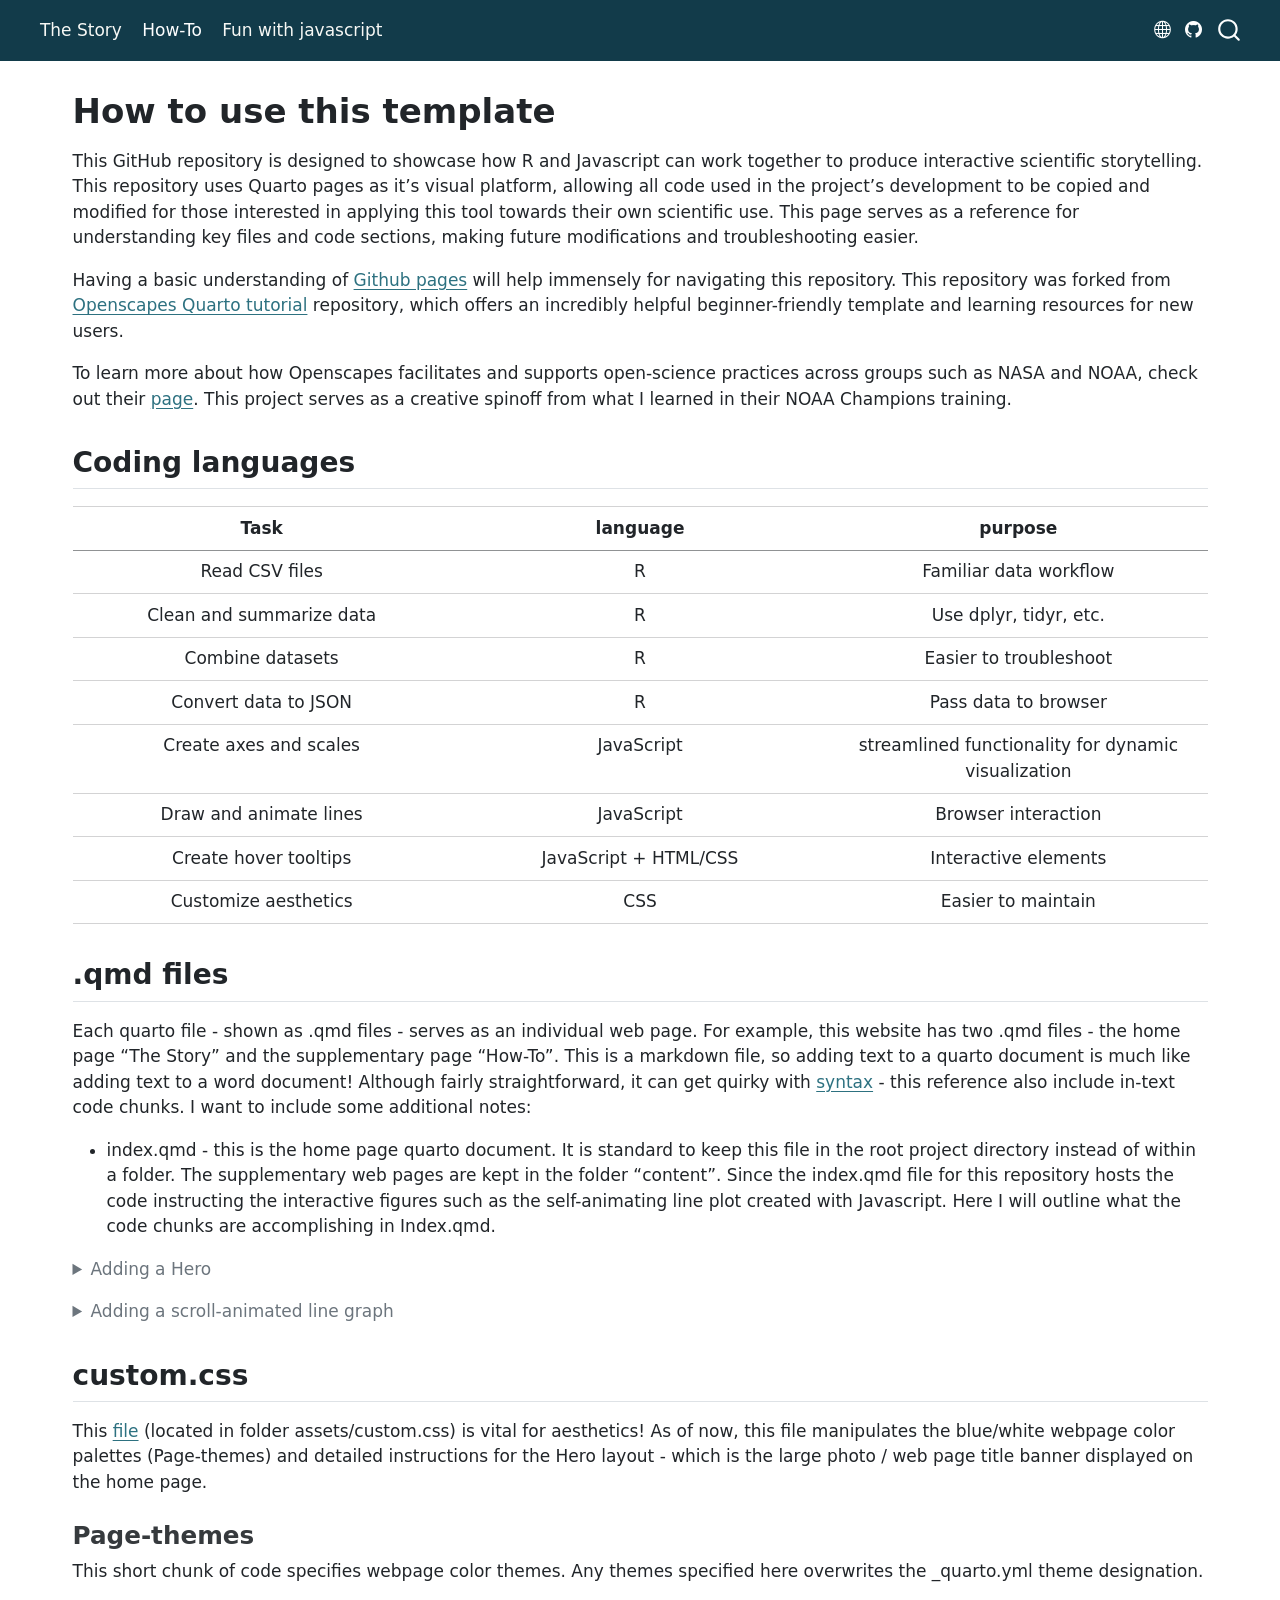
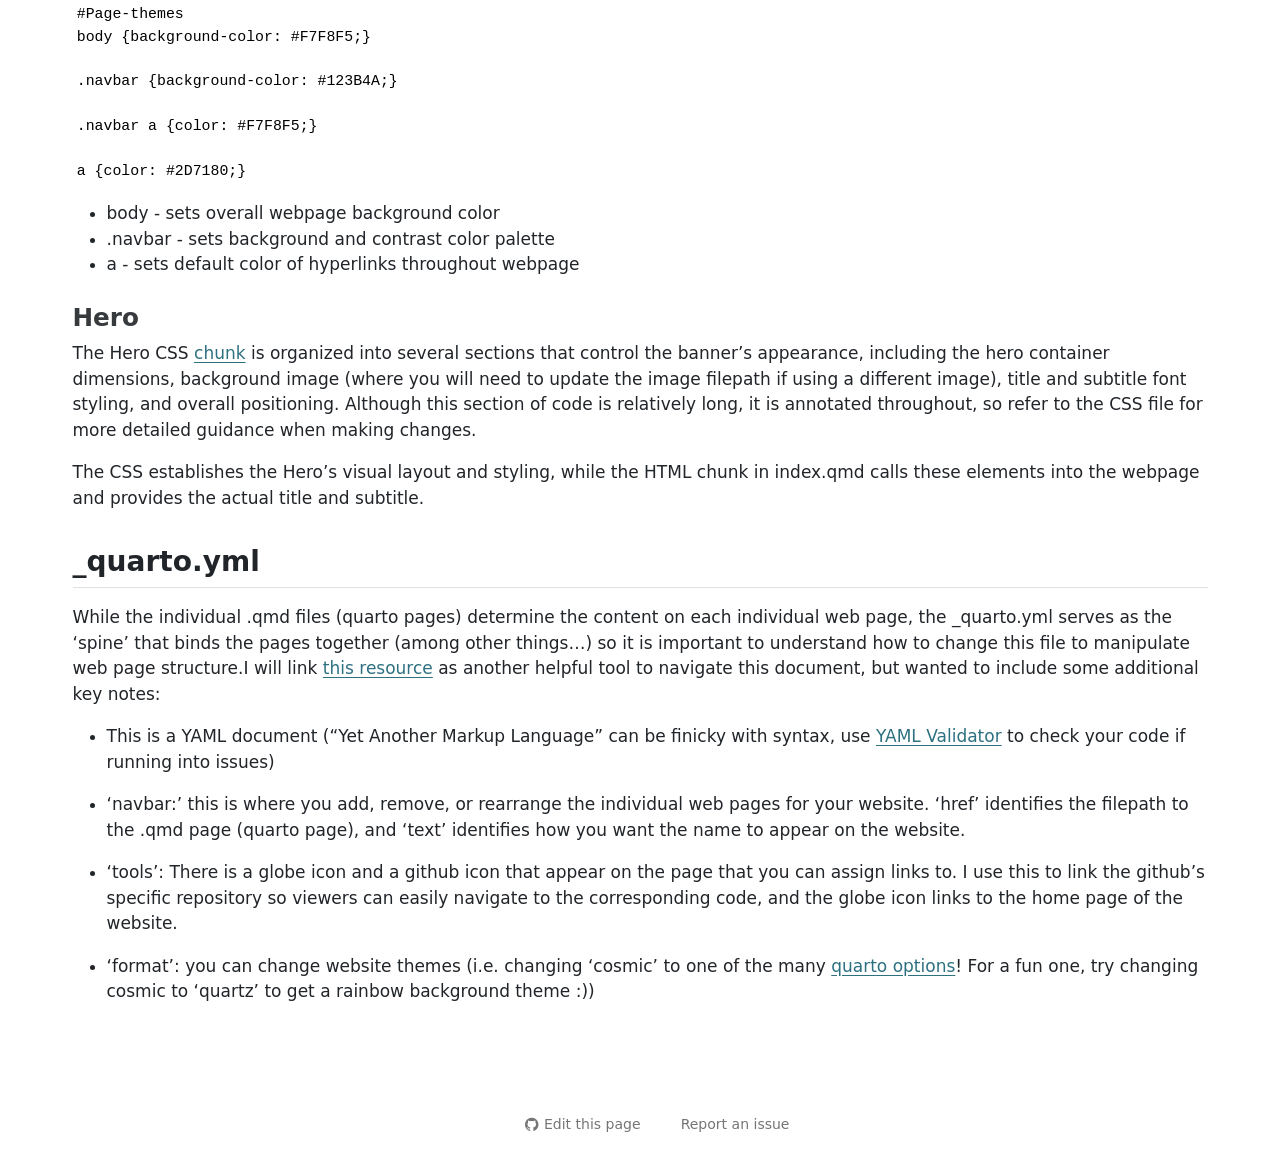
<file: content/About.html>
<!DOCTYPE html>
<html xmlns="http://www.w3.org/1999/xhtml" lang="en" xml:lang="en"><head>

<meta charset="utf-8">
<meta name="generator" content="quarto-1.11.9">

<meta name="viewport" content="width=device-width, initial-scale=1.0, user-scalable=yes">


<title>How to use this template</title>
<style>
/* Default styles provided by pandoc.
** See https://pandoc.org/MANUAL.html#variables-for-html for config info.
*/
span.smallcaps{font-variant: small-caps;}
div.columns{display: flex; gap: 1.5em;}
div.column{flex: auto;}
@media screen {
div.columns{gap: min(4vw, 1.5em);}
div.column{overflow-x: auto;}
}
div.hanging-indent{margin-left: 1.5em; text-indent: -1.5em;}
ul.task-list{list-style: none;}
ul.task-list li input[type="checkbox"] {
  width: 0.8em;
  margin: 0 0.8em 0.2em -1em; /* quarto-specific, see https://github.com/quarto-dev/quarto-cli/issues/4556 */ 
  vertical-align: middle;
}
/* CSS for syntax highlighting */
html { -webkit-text-size-adjust: 100%; }
pre > code.sourceCode { white-space: pre; position: relative; }
pre > code.sourceCode > span { display: inline-block; line-height: 1.25; }
pre > code.sourceCode > span:empty { height: 1.2em; }
.sourceCode { overflow: visible; }
code.sourceCode > span { color: inherit; text-decoration: inherit; }
div.sourceCode { margin: 1em 0; }
pre.sourceCode { margin: 0; }
@media screen {
div.sourceCode { overflow: auto; }
}
@media print {
pre > code.sourceCode { white-space: pre-wrap; }
pre > code.sourceCode > span { text-indent: -5em; padding-left: 5em; }
}
pre.numberSource code
  { counter-reset: source-line 0; }
pre.numberSource code > span
  { position: relative; left: -4em; counter-increment: source-line; }
pre.numberSource code > span > a:first-child::before
  { content: counter(source-line);
    position: relative; left: -1em; text-align: right; vertical-align: baseline;
    border: none; display: inline-block;
    -webkit-touch-callout: none; -webkit-user-select: none;
    -khtml-user-select: none; -moz-user-select: none;
    -ms-user-select: none; user-select: none;
    padding: 0 4px; width: 4em;
  }
pre.numberSource { margin-left: 3em;  padding-left: 4px; }
div.sourceCode
  {   }
@media screen {
pre > code.sourceCode > span > a:first-child::before { text-decoration: underline; }
}
</style>


<script src="../site_libs/quarto-nav/quarto-nav.js"></script>
<script src="../site_libs/quarto-nav/headroom.min.js"></script>
<script src="../site_libs/clipboard/clipboard.min.js"></script>
<script src="../site_libs/quarto-search/autocomplete.umd.js"></script>
<script src="../site_libs/quarto-search/fuse.min.js"></script>
<script src="../site_libs/quarto-search/quarto-search.js"></script>
<meta name="quarto:offset" content="../">
<script src="../site_libs/quarto-html/quarto.js" type="module"></script>
<script src="../site_libs/quarto-html/tabsets/tabsets.js" type="module"></script>
<script src="../site_libs/quarto-html/scrollable-regions/scrollable-regions.js" type="module"></script>
<script src="../site_libs/quarto-html/popper.min.js"></script>
<script src="../site_libs/quarto-html/tippy.umd.min.js"></script>
<script src="../site_libs/quarto-html/anchor.min.js"></script>
<link href="../site_libs/quarto-html/tippy.css" rel="stylesheet">
<link href="../site_libs/quarto-html/quarto-syntax-highlighting-63b5708e65d6cd79cd7618c58d0c21e7.css" rel="stylesheet" id="quarto-text-highlighting-styles">
<script src="../site_libs/bootstrap/bootstrap.min.js"></script>
<link href="../site_libs/bootstrap/bootstrap-icons.css" rel="stylesheet">
<link href="../site_libs/bootstrap/bootstrap-478c5b95a3410a8cde025975eae1147f.min.css" rel="stylesheet" append-hash="true" id="quarto-bootstrap" data-mode="light">
<script id="quarto-search-options" type="application/json">{
  "location": "navbar",
  "copy-button": false,
  "collapse-after": 3,
  "panel-placement": "end",
  "type": "overlay",
  "limit": 50,
  "keyboard-shortcut": [
    "f",
    "/",
    "s"
  ],
  "show-item-context": false,
  "language": {
    "search-no-results-text": "No results",
    "search-matching-documents-text": "matching documents",
    "search-copy-link-title": "Copy link to search",
    "search-hide-matches-text": "Hide additional matches",
    "search-more-match-text": "more match in this document",
    "search-more-matches-text": "more matches in this document",
    "search-clear-button-title": "Clear",
    "search-text-placeholder": "",
    "search-detached-cancel-button-title": "Cancel",
    "search-submit-button-title": "Submit",
    "search-label": "Search"
  }
}</script>


<link rel="stylesheet" href="../assets/custom.css">
</head>

<body class="nav-fixed quarto-light"><a id="quarto-skip-link" class="visually-hidden-focusable" href="#quarto-document-content">Skip to main content</a>

<div id="quarto-search-results"></div>
  <header id="quarto-header" class="headroom fixed-top">
    <nav class="navbar navbar-expand-lg " data-bs-theme="dark" aria-label="Site">
      <div class="navbar-container container-fluid">
          <button class="navbar-toggler" type="button" data-bs-toggle="collapse" data-bs-target="#navbarCollapse" aria-controls="navbarCollapse" aria-expanded="false" aria-label="Toggle navigation" onclick="if (window.quartoToggleHeadroom) { window.quartoToggleHeadroom(); }">
  <span class="navbar-toggler-icon"></span>
</button>
          <div class="collapse navbar-collapse" id="navbarCollapse">
            <ul class="navbar-nav navbar-nav-scroll me-auto">
  <li class="nav-item">
    <a class="nav-link" href="../index.html"> 
<span class="menu-text">The Story</span></a>
  </li>  
  <li class="nav-item">
    <a class="nav-link active" href="../content/About.html" aria-current="page"> 
<span class="menu-text">How-To</span></a>
  </li>  
  <li class="nav-item">
    <a class="nav-link" href="../content/test.html"> 
<span class="menu-text">Fun with javascript</span></a>
  </li>  
</ul>
          </div> <!-- /navcollapse -->
            <div class="quarto-navbar-tools">
    <a href="https://isabellagarfield.github.io/SciCom_project/" title="Who Drives Bycatch?" class="quarto-navigation-tool px-1" aria-label="Who Drives Bycatch?"><i class="bi bi-globe"></i></a>
    <a href="https://github.com/IsabellaGarfield/SciCom_project" title="Github repository" class="quarto-navigation-tool px-1" aria-label="Github repository"><i class="bi bi-github"></i></a>
</div>
            <div id="quarto-search" class="" title="Search"></div>
      </div> <!-- /container-fluid -->
    </nav>
</header>
<!-- content -->
<div id="quarto-content" class="quarto-container page-columns page-rows-contents page-layout-full page-navbar">
<!-- sidebar -->
<!-- margin-sidebar -->
    
<!-- main -->
<main class="content column-page" id="quarto-document-content" tabindex="-1">

<header id="title-block-header" class="quarto-title-block default">
<div class="quarto-title">
<h1 class="title">How to use this template</h1>
</div>



<div class="quarto-title-meta column-page">

    
  
    
  </div>
  


</header>


<p>This GitHub repository is designed to showcase how R and Javascript can work together to produce interactive scientific storytelling. This repository uses Quarto pages as it’s visual platform, allowing all code used in the project’s development to be copied and modified for those interested in applying this tool towards their own scientific use. This page serves as a reference for understanding key files and code sections, making future modifications and troubleshooting easier.</p>
<p>Having a basic understanding of <a href="https://quarto.org/docs/publishing/github-pages.html">Github pages</a> will help immensely for navigating this repository. This repository was forked from <a href="https://github.com/openscapes/quarto-website-tutorial">Openscapes Quarto tutorial</a> repository, which offers an incredibly helpful beginner-friendly template and learning resources for new users.</p>
<p>To learn more about how Openscapes facilitates and supports open-science practices across groups such as NASA and NOAA, check out their <a href="https://openscapes.org/">page</a>. This project serves as a creative spinoff from what I learned in their NOAA Champions training.</p>
<section id="coding-languages" class="level2">
<h2 class="anchored" data-anchor-id="coding-languages">Coding languages</h2>
<table class="caption-top table">
<colgroup>
<col style="width: 33%">
<col style="width: 33%">
<col style="width: 33%">
</colgroup>
<thead>
<tr class="header">
<th style="text-align: center;">Task</th>
<th style="text-align: center;">language</th>
<th style="text-align: center;">purpose</th>
</tr>
</thead>
<tbody>
<tr class="odd">
<td style="text-align: center;">Read CSV files</td>
<td style="text-align: center;">R</td>
<td style="text-align: center;">Familiar data workflow</td>
</tr>
<tr class="even">
<td style="text-align: center;">Clean and summarize data</td>
<td style="text-align: center;">R</td>
<td style="text-align: center;">Use dplyr, tidyr, etc.</td>
</tr>
<tr class="odd">
<td style="text-align: center;">Combine datasets</td>
<td style="text-align: center;">R</td>
<td style="text-align: center;">Easier to troubleshoot</td>
</tr>
<tr class="even">
<td style="text-align: center;">Convert data to JSON</td>
<td style="text-align: center;">R</td>
<td style="text-align: center;">Pass data to browser</td>
</tr>
<tr class="odd">
<td style="text-align: center;">Create axes and scales</td>
<td style="text-align: center;">JavaScript</td>
<td style="text-align: center;">streamlined functionality for dynamic visualization</td>
</tr>
<tr class="even">
<td style="text-align: center;">Draw and animate lines</td>
<td style="text-align: center;">JavaScript</td>
<td style="text-align: center;">Browser interaction</td>
</tr>
<tr class="odd">
<td style="text-align: center;">Create hover tooltips</td>
<td style="text-align: center;">JavaScript + HTML/CSS</td>
<td style="text-align: center;">Interactive elements</td>
</tr>
<tr class="even">
<td style="text-align: center;">Customize aesthetics</td>
<td style="text-align: center;">CSS</td>
<td style="text-align: center;">Easier to maintain</td>
</tr>
</tbody>
</table>
</section>
<section id="qmd-files" class="level2">
<h2 class="anchored" data-anchor-id="qmd-files">.qmd files</h2>
<p>Each quarto file - shown as .qmd files - serves as an individual web page. For example, this website has two .qmd files - the home page “The Story” and the supplementary page “How-To”. This is a markdown file, so adding text to a quarto document is much like adding text to a word document! Although fairly straightforward, it can get quirky with <a href="https://quarto.org/docs/authoring/markdown-basics.html">syntax</a> - this reference also include in-text code chunks. I want to include some additional notes:</p>
<ul>
<li>index.qmd - this is the home page quarto document. It is standard to keep this file in the root project directory instead of within a folder. The supplementary web pages are kept in the folder “content”. Since the index.qmd file for this repository hosts the code instructing the interactive figures such as the self-animating line plot created with Javascript. Here I will outline what the code chunks are accomplishing in Index.qmd.</li>
</ul>
<details>
<summary>
Adding a Hero
</summary>
<p>A Hero is a large visual banner that can serve as the ‘header’ for a page. On Index.qmd, this is the large picture of the manta with the title “Who Drives Bycatch”. The Hero is placed over where the typical page title would be located.</p>
<p>In index.qmd, the code deliniating the hero uses HTML on line 9:</p>
<div class="code-copy-outer-scaffold"><div class="sourceCode" id="cb1"><pre class="sourceCode markdown code-with-copy"><code class="sourceCode markdown"><span id="cb1-1"><a href="#cb1-1" aria-hidden="true" tabindex="-1"></a>::: {.hero}</span>
<span id="cb1-2"><a href="#cb1-2" aria-hidden="true" tabindex="-1"></a><span class="co">&lt;!-- Opens a Quarto fenced div and assigns it the class "hero".</span></span>
<span id="cb1-3"><a href="#cb1-3" aria-hidden="true" tabindex="-1"></a><span class="co">     This creates the outer container for all Hero elements and</span></span>
<span id="cb1-4"><a href="#cb1-4" aria-hidden="true" tabindex="-1"></a><span class="co">     connects the container to its styling in custom.css. --&gt;</span></span>
<span id="cb1-5"><a href="#cb1-5" aria-hidden="true" tabindex="-1"></a></span>
<span id="cb1-6"><a href="#cb1-6" aria-hidden="true" tabindex="-1"></a><span class="dt">&lt;</span><span class="kw">div</span><span class="ot"> class</span><span class="op">=</span><span class="st">"hero-image"</span><span class="dt">&gt;&lt;/</span><span class="kw">div</span><span class="dt">&gt;</span></span>
<span id="cb1-7"><a href="#cb1-7" aria-hidden="true" tabindex="-1"></a><span class="co">&lt;!-- Creates an empty HTML container for the Hero background image.</span></span>
<span id="cb1-8"><a href="#cb1-8" aria-hidden="true" tabindex="-1"></a><span class="co">     The image source and formatting (size, positioning, etc.) are</span></span>
<span id="cb1-9"><a href="#cb1-9" aria-hidden="true" tabindex="-1"></a><span class="co">     specified separately in custom.css. --&gt;</span></span>
<span id="cb1-10"><a href="#cb1-10" aria-hidden="true" tabindex="-1"></a></span>
<span id="cb1-11"><a href="#cb1-11" aria-hidden="true" tabindex="-1"></a><span class="dt">&lt;</span><span class="kw">div</span><span class="ot"> class</span><span class="op">=</span><span class="st">"hero-content"</span><span class="dt">&gt;</span></span>
<span id="cb1-12"><a href="#cb1-12" aria-hidden="true" tabindex="-1"></a><span class="co">&lt;!-- Opens an HTML container for the text displayed over the Hero image.</span></span>
<span id="cb1-13"><a href="#cb1-13" aria-hidden="true" tabindex="-1"></a><span class="co">     The "hero-content" class controls the text's positioning and</span></span>
<span id="cb1-14"><a href="#cb1-14" aria-hidden="true" tabindex="-1"></a><span class="co">     appearance through custom.css. --&gt;</span></span>
<span id="cb1-15"><a href="#cb1-15" aria-hidden="true" tabindex="-1"></a></span>
<span id="cb1-16"><a href="#cb1-16" aria-hidden="true" tabindex="-1"></a><span class="fu"># Who Drives Bycatch?</span></span>
<span id="cb1-17"><a href="#cb1-17" aria-hidden="true" tabindex="-1"></a><span class="co">&lt;!-- Main Hero title (H1). --&gt;</span></span>
<span id="cb1-18"><a href="#cb1-18" aria-hidden="true" tabindex="-1"></a></span>
<span id="cb1-19"><a href="#cb1-19" aria-hidden="true" tabindex="-1"></a><span class="fu">## Understanding individual variation in manta and devil ray bycatch</span></span>
<span id="cb1-20"><a href="#cb1-20" aria-hidden="true" tabindex="-1"></a><span class="fu">## in the eastern Pacific tuna fishery</span></span>
<span id="cb1-21"><a href="#cb1-21" aria-hidden="true" tabindex="-1"></a><span class="co">&lt;!-- Hero subtitle (H2), providing additional context about the research. --&gt;</span></span>
<span id="cb1-22"><a href="#cb1-22" aria-hidden="true" tabindex="-1"></a></span>
<span id="cb1-23"><a href="#cb1-23" aria-hidden="true" tabindex="-1"></a>Photo credit: TUNACONS</span>
<span id="cb1-24"><a href="#cb1-24" aria-hidden="true" tabindex="-1"></a><span class="co">&lt;!-- Identifies the source of the Hero photograph. --&gt;</span></span>
<span id="cb1-25"><a href="#cb1-25" aria-hidden="true" tabindex="-1"></a></span>
<span id="cb1-26"><a href="#cb1-26" aria-hidden="true" tabindex="-1"></a><span class="dt">&lt;/</span><span class="kw">div</span><span class="dt">&gt;</span></span>
<span id="cb1-27"><a href="#cb1-27" aria-hidden="true" tabindex="-1"></a><span class="co">&lt;!-- Closes the Hero text container. --&gt;</span></span>
<span id="cb1-28"><a href="#cb1-28" aria-hidden="true" tabindex="-1"></a></span>
<span id="cb1-29"><a href="#cb1-29" aria-hidden="true" tabindex="-1"></a>:::</span>
<span id="cb1-30"><a href="#cb1-30" aria-hidden="true" tabindex="-1"></a><span class="co">&lt;!-- Closes the outer Quarto Hero container. --&gt;</span></span></code></pre></div><button title="Copy to Clipboard" class="code-copy-button"><i class="bi"></i></button></div>
This code establishes the banner’s structure, including its image container and text content. The HTML is relatively minimal, while the image source, positioning, layout, and visual formatting are controlled separately through the CSS stylesheet (custom.css). In short, the HTML establishes the structure and content (in the quarto doc) while the CSS controls the appearance and presentation (More info on the CSS document below)
</details>
<details>
<summary>
Adding a scroll-animated line graph
</summary>
<p>Coding the scroll-animated line graph requires three separate chunks: 1) data preparation (R), 2) chart container (HTML), 3) data transfer to JavaScript, and 4) developing the figure itself. I am going to overview these four steps in detail below.</p>
<p><strong>While the code might seem intimidating, there is not a lot you will need to explicitly change</strong>.</p>
<ol type="1">
<li>Data preparation<br>
<em>Reads the annual mobulid capture data into R and converts it into JSON so that JavaScript (D3.js) can access and visualize the data.</em></li>
</ol>
<div class="code-copy-outer-scaffold"><div class="sourceCode" id="cb2"><pre class="sourceCode markdown code-with-copy"><code class="sourceCode markdown"><span id="cb2-1"><a href="#cb2-1" aria-hidden="true" tabindex="-1"></a><span class="fu"># Reads the annual mobulid capture summary dataset from the Data folder.</span></span>
<span id="cb2-2"><a href="#cb2-2" aria-hidden="true" tabindex="-1"></a><span class="fu"># This dataset contains the values used to populate the interactive chart.</span></span>
<span id="cb2-3"><a href="#cb2-3" aria-hidden="true" tabindex="-1"></a>summary_data &lt;- read.csv("Data/Mobulid/Mob_year_sum.csv")</span>
<span id="cb2-4"><a href="#cb2-4" aria-hidden="true" tabindex="-1"></a></span>
<span id="cb2-5"><a href="#cb2-5" aria-hidden="true" tabindex="-1"></a><span class="fu"># Converts the R dataframe into JSON (JavaScript Object Notation),</span></span>
<span id="cb2-6"><a href="#cb2-6" aria-hidden="true" tabindex="-1"></a><span class="fu"># a format that allows data to be transferred from R into JavaScript.</span></span>
<span id="cb2-7"><a href="#cb2-7" aria-hidden="true" tabindex="-1"></a><span class="fu"># dataframe = "rows" organizes each row as an individual data object.</span></span>
<span id="cb2-8"><a href="#cb2-8" aria-hidden="true" tabindex="-1"></a><span class="fu"># auto_unbox = TRUE prevents single values from being unnecessarily</span></span>
<span id="cb2-9"><a href="#cb2-9" aria-hidden="true" tabindex="-1"></a><span class="fu"># wrapped in arrays.</span></span>
<span id="cb2-10"><a href="#cb2-10" aria-hidden="true" tabindex="-1"></a>mobulid_json &lt;- jsonlite::toJSON(</span>
<span id="cb2-11"><a href="#cb2-11" aria-hidden="true" tabindex="-1"></a>  summary_data,</span>
<span id="cb2-12"><a href="#cb2-12" aria-hidden="true" tabindex="-1"></a>  dataframe = "rows",</span>
<span id="cb2-13"><a href="#cb2-13" aria-hidden="true" tabindex="-1"></a>  auto_unbox = TRUE</span>
<span id="cb2-14"><a href="#cb2-14" aria-hidden="true" tabindex="-1"></a>)</span></code></pre></div><button title="Copy to Clipboard" class="code-copy-button"><i class="bi"></i></button></div>
<ol start="2" type="1">
<li>Developing an HTML chart container<br>
<em>Establishes the space on the webpage where the chart will appear. The SVG element acts as the drawing surface for the D3.js visualization.</em></li>
</ol>
<div class="code-copy-outer-scaffold"><div class="sourceCode" id="cb3"><pre class="sourceCode html code-with-copy"><code class="sourceCode html"><span id="cb3-1"><a href="#cb3-1" aria-hidden="true" tabindex="-1"></a><span class="dt">&lt;</span><span class="kw">div</span><span class="ot"> id</span><span class="op">=</span><span class="st">"mobulid-scroll-chart"</span><span class="dt">&gt;</span></span>
<span id="cb3-2"><a href="#cb3-2" aria-hidden="true" tabindex="-1"></a>  <span class="co">&lt;!-- Creates an HTML container for the scroll-triggered chart. --&gt;</span></span>
<span id="cb3-3"><a href="#cb3-3" aria-hidden="true" tabindex="-1"></a></span>
<span id="cb3-4"><a href="#cb3-4" aria-hidden="true" tabindex="-1"></a>  <span class="dt">&lt;</span><span class="kw">svg</span><span class="ot"> id</span><span class="op">=</span><span class="st">"mobulid-svg"</span><span class="ot"> viewBox</span><span class="op">=</span><span class="st">"0 0 800 450"</span><span class="dt">&gt;&lt;/</span><span class="kw">svg</span><span class="dt">&gt;</span></span>
<span id="cb3-5"><a href="#cb3-5" aria-hidden="true" tabindex="-1"></a>  <span class="co">&lt;!-- Creates an SVG (Scalable Vector Graphics) element where D3.js</span></span>
<span id="cb3-6"><a href="#cb3-6" aria-hidden="true" tabindex="-1"></a><span class="co">       will draw the chart. The viewBox establishes the chart's</span></span>
<span id="cb3-7"><a href="#cb3-7" aria-hidden="true" tabindex="-1"></a><span class="co">       coordinate system and dimensions (800 x 450). --&gt;</span></span>
<span id="cb3-8"><a href="#cb3-8" aria-hidden="true" tabindex="-1"></a></span>
<span id="cb3-9"><a href="#cb3-9" aria-hidden="true" tabindex="-1"></a><span class="dt">&lt;/</span><span class="kw">div</span><span class="dt">&gt;</span></span>
<span id="cb3-10"><a href="#cb3-10" aria-hidden="true" tabindex="-1"></a><span class="co">&lt;!-- Closes the chart container. --&gt;</span></span></code></pre></div><button title="Copy to Clipboard" class="code-copy-button"><i class="bi"></i></button></div>
<ol start="3" type="1">
<li>Data transfer to Javascript</li>
</ol>
<div class="code-copy-outer-scaffold"><div class="sourceCode" id="cb4"><pre class="sourceCode markdown code-with-copy"><code class="sourceCode markdown"><span id="cb4-1"><a href="#cb4-1" aria-hidden="true" tabindex="-1"></a><span class="fu"># following 2 lines essentially says "run this code but don't show it"</span></span>
<span id="cb4-2"><a href="#cb4-2" aria-hidden="true" tabindex="-1"></a>#| echo: false</span>
<span id="cb4-3"><a href="#cb4-3" aria-hidden="true" tabindex="-1"></a>#| results: asis</span>
<span id="cb4-4"><a href="#cb4-4" aria-hidden="true" tabindex="-1"></a></span>
<span id="cb4-5"><a href="#cb4-5" aria-hidden="true" tabindex="-1"></a><span class="fu"># Inserts the JSON-formatted mobulid dataset into the webpage</span></span>
<span id="cb4-6"><a href="#cb4-6" aria-hidden="true" tabindex="-1"></a><span class="fu"># as a JavaScript variable called "mobulidData".</span></span>
<span id="cb4-7"><a href="#cb4-7" aria-hidden="true" tabindex="-1"></a><span class="fu"># This makes the R dataset accessible to the D3.js chart code.</span></span>
<span id="cb4-8"><a href="#cb4-8" aria-hidden="true" tabindex="-1"></a></span>
<span id="cb4-9"><a href="#cb4-9" aria-hidden="true" tabindex="-1"></a>cat(</span>
<span id="cb4-10"><a href="#cb4-10" aria-hidden="true" tabindex="-1"></a>  '<span class="dt">&lt;</span><span class="kw">script</span><span class="dt">&gt;</span></span>
<span id="cb4-11"><a href="#cb4-11" aria-hidden="true" tabindex="-1"></a>  <span class="kw">const</span> mobulidData <span class="op">=</span> <span class="st">',</span></span>
<span id="cb4-12"><a href="#cb4-12" aria-hidden="true" tabindex="-1"></a>  mobulid_json<span class="op">,</span></span>
<span id="cb4-13"><a href="#cb4-13" aria-hidden="true" tabindex="-1"></a>  <span class="st">';</span></span>
<span id="cb4-14"><a href="#cb4-14" aria-hidden="true" tabindex="-1"></a>  <span class="dt">&lt;/</span><span class="kw">script</span><span class="dt">&gt;</span>'</span>
<span id="cb4-15"><a href="#cb4-15" aria-hidden="true" tabindex="-1"></a>)</span></code></pre></div><button title="Copy to Clipboard" class="code-copy-button"><i class="bi"></i></button></div>
<p>This is a lot of information if you are not familiar with Javascript! Fear not. If you want to replicate this code chunk, all you need to worry about here is reading your own data in the read.csv() line, where you specify the file path to your own dataset. The remaining code can stay as is.</p>
<p>Now, stage 4) Developing the figure<br>
This chunk of code is annotated, so I will go over the summary concepts here but refer to the <a href="https://github.com/IsabellaGarfield/SciCom_project/blob/main/index.qmd">index.qmd</a> lines 57 - 146 for reference on which code chunks to alter specifically. The following is a summary:</p>
<ul>
<li>width, height: Overall chart dimensions</li>
<li>margin: Spacing around the chart</li>
<li>xScale.domain(): X-axis range</li>
<li>yScale: Variable being plotted</li>
<li>.text(): Axis labels</li>
<li>.x() and .y(): Dataset column references</li>
<li>.attr(“stroke”): Line color</li>
<li>.attr(“stroke-width”): Line thickness</li>
<li>start and end: When the scroll animation begins and finishes</li>
</ul>
</details>
</section>
<section id="custom.css" class="level2">
<h2 class="anchored" data-anchor-id="custom.css">custom.css</h2>
<p>This <a href="https://github.com/IsabellaGarfield/SciCom_project/blob/main/assets/custom.css">file</a> (located in folder assets/custom.css) is vital for aesthetics! As of now, this file manipulates the blue/white webpage color palettes (Page-themes) and detailed instructions for the Hero layout - which is the large photo / web page title banner displayed on the home page.</p>
<section id="page-themes" class="level3">
<h3 class="anchored" data-anchor-id="page-themes">Page-themes</h3>
<p>This short chunk of code specifies webpage color themes. Any themes specified here overwrites the _quarto.yml theme designation.</p>
<pre><code>#Page-themes
body {background-color: #F7F8F5;}

.navbar {background-color: #123B4A;}

.navbar a {color: #F7F8F5;}

a {color: #2D7180;}</code></pre>
<ul>
<li>body - sets overall webpage background color</li>
<li>.navbar - sets background and contrast color palette</li>
<li>a - sets default color of hyperlinks throughout webpage</li>
</ul>
</section>
<section id="hero" class="level3">
<h3 class="anchored" data-anchor-id="hero">Hero</h3>
<p>The Hero CSS <a href="https://github.com/IsabellaGarfield/SciCom_project/blob/06f4a46314d686cf21ef95df0b98cc6306b49b9c/assets/custom.css#L10">chunk</a> is organized into several sections that control the banner’s appearance, including the hero container dimensions, background image (where you will need to update the image filepath if using a different image), title and subtitle font styling, and overall positioning. Although this section of code is relatively long, it is annotated throughout, so refer to the CSS file for more detailed guidance when making changes.</p>
<p>The CSS establishes the Hero’s visual layout and styling, while the HTML chunk in index.qmd calls these elements into the webpage and provides the actual title and subtitle.</p>
</section>
</section>
<section id="quarto.yml" class="level2">
<h2 class="anchored" data-anchor-id="quarto.yml">_quarto.yml</h2>
<p>While the individual .qmd files (quarto pages) determine the content on each individual web page, the _quarto.yml serves as the ‘spine’ that binds the pages together (among other things…) so it is important to understand how to change this file to manipulate web page structure.I will link <a href="https://openscapes.github.io/quarto-website-tutorial/quarto-workflows/">this resource</a> as another helpful tool to navigate this document, but wanted to include some additional key notes:</p>
<ul>
<li><p>This is a YAML document (“Yet Another Markup Language” can be finicky with syntax, use <a href="https://yamlchecker.com/">YAML Validator</a> to check your code if running into issues)</p></li>
<li><p>‘navbar:’ this is where you add, remove, or rearrange the individual web pages for your website. ‘href’ identifies the filepath to the .qmd page (quarto page), and ‘text’ identifies how you want the name to appear on the website.</p></li>
<li><p>‘tools’: There is a globe icon and a github icon that appear on the page that you can assign links to. I use this to link the github’s specific repository so viewers can easily navigate to the corresponding code, and the globe icon links to the home page of the website.</p></li>
<li><p>‘format’: you can change website themes (i.e.&nbsp;changing ‘cosmic’ to one of the many <a href="https://quarto.org/docs/output-formats/html-themes.html">quarto options</a>! For a fun one, try changing cosmic to ‘quartz’ to get a rainbow background theme :))</p></li>
</ul>


</section>

</main> <!-- /main -->
<script id="quarto-html-after-body" type="application/javascript">
  window.document.addEventListener("DOMContentLoaded", function (event) {
    const icon = "";
    const anchorJS = new window.AnchorJS();
    anchorJS.options = {
      placement: 'right',
      icon: icon
    };
    anchorJS.add('.anchored');
    const isCodeAnnotation = (el) => {
      for (const clz of el.classList) {
        if (clz.startsWith('code-annotation-')) {                     
          return true;
        }
      }
      return false;
    }
    const onCopySuccess = function(e) {
      // button target
      const button = e.trigger;
      // don't keep focus
      button.blur();
      // flash "checked"
      button.classList.add('code-copy-button-checked');
      var currentTitle = button.getAttribute("title");
      button.setAttribute("title", "Copied!");
      let tooltip;
      if (window.bootstrap) {
        button.setAttribute("data-bs-toggle", "tooltip");
        button.setAttribute("data-bs-placement", "left");
        button.setAttribute("data-bs-title", "Copied!");
        tooltip = new bootstrap.Tooltip(button, 
          { trigger: "manual", 
            customClass: "code-copy-button-tooltip",
            offset: [0, -8]});
        tooltip.show();    
      }
      setTimeout(function() {
        if (tooltip) {
          tooltip.hide();
          button.removeAttribute("data-bs-title");
          button.removeAttribute("data-bs-toggle");
          button.removeAttribute("data-bs-placement");
        }
        button.setAttribute("title", currentTitle);
        button.classList.remove('code-copy-button-checked');
      }, 1000);
      // clear code selection
      e.clearSelection();
    }
    const getTextToCopy = function(trigger) {
      const outerScaffold = trigger.parentElement.cloneNode(true);
      const codeEl = outerScaffold.querySelector('code');
      for (const childEl of codeEl.children) {
        if (isCodeAnnotation(childEl)) {
          childEl.remove();
        }
      }
      return codeEl.innerText;
    }
    const clipboard = new window.ClipboardJS('.code-copy-button:not([data-in-quarto-modal])', {
      text: getTextToCopy
    });
    clipboard.on('success', onCopySuccess);
    if (window.document.getElementById('quarto-embedded-source-code-modal')) {
      const clipboardModal = new window.ClipboardJS('.code-copy-button[data-in-quarto-modal]', {
        text: getTextToCopy,
        container: window.document.getElementById('quarto-embedded-source-code-modal')
      });
      clipboardModal.on('success', onCopySuccess);
    }
      var localhostRegex = new RegExp(/^(?:http|https):\/\/localhost\:?[0-9]*\//);
      var mailtoRegex = new RegExp(/^mailto:/);
        var filterRegex = new RegExp("https:\/\/isabellagarfield\.github\.io\/SciCom_project\/");
      var isInternal = (href) => {
          return filterRegex.test(href) || localhostRegex.test(href) || mailtoRegex.test(href);
      }
      // Inspect non-navigation links and adorn them if external
      window.quartoDecorateExternalLinks = function (root) {
     var links = (root || window.document).querySelectorAll('a[href]:not(.nav-link):not(.navbar-brand):not(.toc-action):not(.sidebar-link):not(.sidebar-item-toggle):not(.pagination-link):not(.no-external):not([aria-hidden]):not(.dropdown-item):not(.quarto-navigation-tool):not(.about-link)');
      for (var i=0; i<links.length; i++) {
        const link = links[i];
        if (!isInternal(link.href)) {
          // undo the damage that might have been done by quarto-nav.js in the case of
          // links that we want to consider external
          if (link.dataset.originalHref !== undefined) {
            link.href = link.dataset.originalHref;
          }
          if (!link.classList.contains('no-external-icon')) {
          }
        }
      }
      };
      window.quartoDecorateExternalLinks(window.document);
    // Esc closes the popup (WCAG 1.4.13) and focus leaving both trigger and
    // popup closes it (WCAG 2.4.11); tippy handles neither for interactive popups.
    const hideOnEscAndFocusOut = {
      name: 'hideOnEscAndFocusOut',
      defaultValue: true,
      fn(instance) {
        const dismiss = () => {
          // A show scheduled by the trigger delay would otherwise reopen it
          instance.clearDelayTimeouts();
          instance.hide();
        };
        const onKeyDown = (event) => {
          if (event.key !== 'Escape') {
            return;
          }
          // Keep Esc from also reaching page handlers (e.g. reveal.js overview),
          // except an open reveal.js slide menu, which Esc should close too.
          // The menu handles keys only when its keyboard option is on.
          const menuHandlesEsc = window.Reveal?.getPlugin?.('menu')?.isOpen() &&
            window.Reveal.getConfig().menu?.keyboard !== false;
          if (!menuHandlesEsc) {
            event.stopPropagation();
          }
          if (instance.popper.contains(window.document.activeElement)) {
            // Disabled while refocusing so the focus trigger does not reopen it
            instance.disable();
            instance.reference.focus();
            instance.enable();
          }
          dismiss();
        };
        const onFocusOut = (event) => {
          const target = event.relatedTarget;
          if (target && !instance.reference.contains(target) &&
              !instance.popper.contains(target)) {
            dismiss();
          }
        };
        // On the trigger too: a click trigger (code-annotations: select) has no
        // blur handling. Attached for the instance's lifetime so leaving the
        // trigger also cancels a show still pending on the trigger delay.
        instance.reference.addEventListener('focusout', onFocusOut);
        return {
          onShow() {
            window.document.addEventListener('keydown', onKeyDown, true);
            instance.popper.addEventListener('focusout', onFocusOut);
          },
          onHide() {
            window.document.removeEventListener('keydown', onKeyDown, true);
            instance.popper.removeEventListener('focusout', onFocusOut);
          },
          onDestroy() {
            instance.reference.removeEventListener('focusout', onFocusOut);
          },
        };
      },
    };
    function tippyHover(el, contentFn, onTriggerFn, onUntriggerFn) {
      const config = {
        allowHTML: true,
        maxWidth: 500,
        delay: 100,
        arrow: false,
        appendTo: function(el) {
            return el.parentElement;
        },
        interactive: true,
        interactiveBorder: 10,
        theme: 'quarto',
        placement: 'bottom-start',
        plugins: [hideOnEscAndFocusOut],
      };
      if (contentFn) {
        config.content = contentFn;
      }
      if (onTriggerFn) {
        config.onTrigger = onTriggerFn;
      }
      if (onUntriggerFn) {
        config.onUntrigger = onUntriggerFn;
      }
      window.tippy(el, config); 
    }
    const noterefs = window.document.querySelectorAll('a[role="doc-noteref"]');
    for (var i=0; i<noterefs.length; i++) {
      const ref = noterefs[i];
      tippyHover(ref, function() {
        // use id or data attribute instead here
        let href = ref.getAttribute('data-footnote-href') || ref.getAttribute('href');
        try { href = new URL(href).hash; } catch {}
        const id = href.replace(/^#\/?/, "");
        const note = window.document.getElementById(id);
        if (note) {
          return note.innerHTML;
        } else {
          return "";
        }
      });
    }
    const xrefs = window.document.querySelectorAll('a.quarto-xref');
    const processXRef = (id, note) => {
      // Strip column container classes
      const stripColumnClz = (el) => {
        el.classList.remove("page-full", "page-columns");
        if (el.children) {
          for (const child of el.children) {
            stripColumnClz(child);
          }
        }
      }
      stripColumnClz(note)
      if (id === null || id.startsWith('sec-')) {
        // Special case sections, only their first couple elements
        const container = document.createElement("div");
        if (note.children && note.children.length > 2) {
          container.appendChild(note.children[0].cloneNode(true));
          for (let i = 1; i < note.children.length; i++) {
            const child = note.children[i];
            if (child.tagName === "P" && child.innerText === "") {
              continue;
            } else {
              container.appendChild(child.cloneNode(true));
              break;
            }
          }
          if (window.Quarto?.typesetMath) {
            window.Quarto.typesetMath(container);
          }
          return container.innerHTML
        } else {
          if (window.Quarto?.typesetMath) {
            window.Quarto.typesetMath(note);
          }
          return note.innerHTML;
        }
      } else {
        // Remove any anchor links if they are present
        const anchorLink = note.querySelector('a.anchorjs-link');
        if (anchorLink) {
          anchorLink.remove();
        }
        if (window.Quarto?.typesetMath) {
          window.Quarto.typesetMath(note);
        }
        if (note.classList.contains("callout")) {
          return note.outerHTML;
        } else {
          return note.innerHTML;
        }
      }
    }
    for (var i=0; i<xrefs.length; i++) {
      const xref = xrefs[i];
      tippyHover(xref, undefined, function(instance) {
        instance.disable();
        let url = xref.getAttribute('href');
        let hash = undefined; 
        if (url.startsWith('#')) {
          hash = url;
        } else {
          try { hash = new URL(url).hash; } catch {}
        }
        if (hash) {
          const id = hash.replace(/^#\/?/, "");
          const note = window.document.getElementById(id);
          if (note !== null) {
            try {
              const html = processXRef(id, note.cloneNode(true));
              instance.setContent(html);
            } finally {
              instance.enable();
              instance.show();
            }
          } else {
            // See if we can fetch this
            fetch(url.split('#')[0])
            .then(res => res.text())
            .then(html => {
              const parser = new DOMParser();
              const htmlDoc = parser.parseFromString(html, "text/html");
              const note = htmlDoc.getElementById(id);
              if (note !== null) {
                const html = processXRef(id, note);
                instance.setContent(html);
              } 
            }).finally(() => {
              instance.enable();
              instance.show();
            });
          }
        } else {
          // See if we can fetch a full url (with no hash to target)
          // This is a special case and we should probably do some content thinning / targeting
          fetch(url)
          .then(res => res.text())
          .then(html => {
            const parser = new DOMParser();
            const htmlDoc = parser.parseFromString(html, "text/html");
            const note = htmlDoc.querySelector('main.content');
            if (note !== null) {
              // This should only happen for chapter cross references
              // (since there is no id in the URL)
              // remove the first header
              if (note.children.length > 0 && note.children[0].tagName === "HEADER") {
                note.children[0].remove();
              }
              const html = processXRef(null, note);
              instance.setContent(html);
            } 
          }).finally(() => {
            instance.enable();
            instance.show();
          });
        }
      }, function(instance) {
      });
    }
        let selectedAnnoteEl;
        const selectorForAnnotation = ( cell, annotation) => {
          let cellAttr = 'data-code-cell="' + cell + '"';
          let lineAttr = 'data-code-annotation="' +  annotation + '"';
          const selector = 'span[' + cellAttr + '][' + lineAttr + ']';
          return selector;
        }
        const selectCodeLines = (annoteEl) => {
          const doc = window.document;
          const targetCell = annoteEl.getAttribute("data-target-cell");
          const targetAnnotation = annoteEl.getAttribute("data-target-annotation");
          const annoteSpan = window.document.querySelector(selectorForAnnotation(targetCell, targetAnnotation));
          const lines = annoteSpan.getAttribute("data-code-lines").split(",");
          const lineIds = lines.map((line) => {
            return targetCell + "-" + line;
          })
          // Each band is positioned against its own containing block, which is
          // not the offsetParent of the lines, so place it from client rects.
          const placeBand = (band, firstEl, lastEl, codeBlock) => {
            const container = band.offsetParent;
            if (container === null) {
              return;
            }
            const containerRect = container.getBoundingClientRect();
            // Reveal.js scales slides with a transform, so convert client
            // pixels back to the CSS pixels of the container.
            const scale = containerRect.height / container.offsetHeight || 1;
            const firstRect = firstEl.getBoundingClientRect();
            const lastRect = lastEl.getBoundingClientRect();
            const top = (firstRect.top - containerRect.top) / scale - container.clientTop + container.scrollTop;
            const height = (lastRect.bottom - firstRect.top) / scale;
            band.style.top = top - 2 + "px";
            band.style.height = height + 4 + "px";
            if (codeBlock) {
              // Without the copy button wrapper, the containing block is wider
              // than the code block, so span the code block explicitly.
              const blockRect = codeBlock.getBoundingClientRect();
              band.style.left = (blockRect.left - containerRect.left) / scale - container.clientLeft + container.scrollLeft + "px";
              band.style.width = blockRect.width / scale + "px";
            }
          };
          if (lineIds.length > 0) {
            const el = window.document.getElementById(lineIds[0]);
            const lastEl = window.document.getElementById(lineIds[lineIds.length - 1]);
            const parent = el.parentElement.parentElement;
            // cook up a div (if necessary) and position it
            let div = window.document.getElementById("code-annotation-line-highlight");
            if (div === null) {
              div = window.document.createElement("div");
              div.setAttribute("id", "code-annotation-line-highlight");
              div.style.position = 'absolute';
              parent.appendChild(div);
            }
            placeBand(div, el, lastEl, parent.closest("div.sourceCode") || parent);
            let gutterDiv = window.document.getElementById("code-annotation-line-highlight-gutter");
            if (gutterDiv === null) {
              gutterDiv = window.document.createElement("div");
              gutterDiv.setAttribute("id", "code-annotation-line-highlight-gutter");
              gutterDiv.style.position = 'absolute';
              const codeCell = window.document.getElementById(targetCell);
              const gutter = codeCell.querySelector('.code-annotation-gutter');
              gutter.appendChild(gutterDiv);
            }
            placeBand(gutterDiv, el, lastEl);
            selectedAnnoteEl = annoteEl;
          }
        };
        const unselectCodeLines = () => {
          const elementsIds = ["code-annotation-line-highlight", "code-annotation-line-highlight-gutter"];
          elementsIds.forEach((elId) => {
            const div = window.document.getElementById(elId);
            if (div) {
              div.remove();
            }
          });
          selectedAnnoteEl = undefined;
        };
          // Handle positioning of the toggle
      window.addEventListener(
        "resize",
        throttle(() => {
          elRect = undefined;
          if (selectedAnnoteEl) {
            selectCodeLines(selectedAnnoteEl);
          }
        }, 10)
      );
      function throttle(fn, ms) {
      let throttle = false;
      let timer;
        return (...args) => {
          if(!throttle) { // first call gets through
              fn.apply(this, args);
              throttle = true;
          } else { // all the others get throttled
              if(timer) clearTimeout(timer); // cancel #2
              timer = setTimeout(() => {
                fn.apply(this, args);
                timer = throttle = false;
              }, ms);
          }
        };
      }
        // Attach click handler to the DT
        const annoteDls = window.document.querySelectorAll('dt[data-target-cell]');
        for (const annoteDlNode of annoteDls) {
          annoteDlNode.addEventListener('click', (event) => {
            const clickedEl = event.target;
            if (clickedEl !== selectedAnnoteEl) {
              unselectCodeLines();
              const activeEl = window.document.querySelector('dt[data-target-cell].code-annotation-active');
              if (activeEl) {
                activeEl.classList.remove('code-annotation-active');
              }
              selectCodeLines(clickedEl);
              clickedEl.classList.add('code-annotation-active');
            } else {
              // Unselect the line
              unselectCodeLines();
              clickedEl.classList.remove('code-annotation-active');
            }
          });
        }
    const findCites = (el) => {
      const parentEl = el.parentElement;
      if (parentEl) {
        const cites = parentEl.dataset.cites;
        if (cites) {
          return {
            el,
            cites: cites.split(' ')
          };
        } else {
          return findCites(el.parentElement)
        }
      } else {
        return undefined;
      }
    };
    var bibliorefs = window.document.querySelectorAll('a[role="doc-biblioref"]');
    for (var i=0; i<bibliorefs.length; i++) {
      const ref = bibliorefs[i];
      const citeInfo = findCites(ref);
      if (citeInfo) {
        tippyHover(citeInfo.el, function() {
          var popup = window.document.createElement('div');
          citeInfo.cites.forEach(function(cite) {
            var citeDiv = window.document.createElement('div');
            citeDiv.classList.add('hanging-indent');
            citeDiv.classList.add('csl-entry');
            var biblioDiv = window.document.getElementById('ref-' + cite);
            if (biblioDiv) {
              citeDiv.innerHTML = biblioDiv.innerHTML;
            }
            popup.appendChild(citeDiv);
          });
          return popup.innerHTML;
        });
      }
    }
  });
  </script>
  <script type="application/javascript">
  window.quartoScrollableRegionsLabels = {"code":"Scrollable code","output":"Scrollable output"};
  </script>
</div> <!-- /content -->




<footer class="footer"><div class="nav-footer"><div class="nav-footer-center"><div class="toc-actions"><ul><li><a href="https://github.com/IsabellaGarfield/SciCom_project/edit/main/content/About.qmd" class="toc-action"><i class="bi bi-github"></i>Edit this page</a></li><li><a href="https://github.com/IsabellaGarfield/SciCom_project/issues/new" class="toc-action"><i class="bi empty"></i>Report an issue</a></li></ul></div></div></div></footer></body></html>
</file>
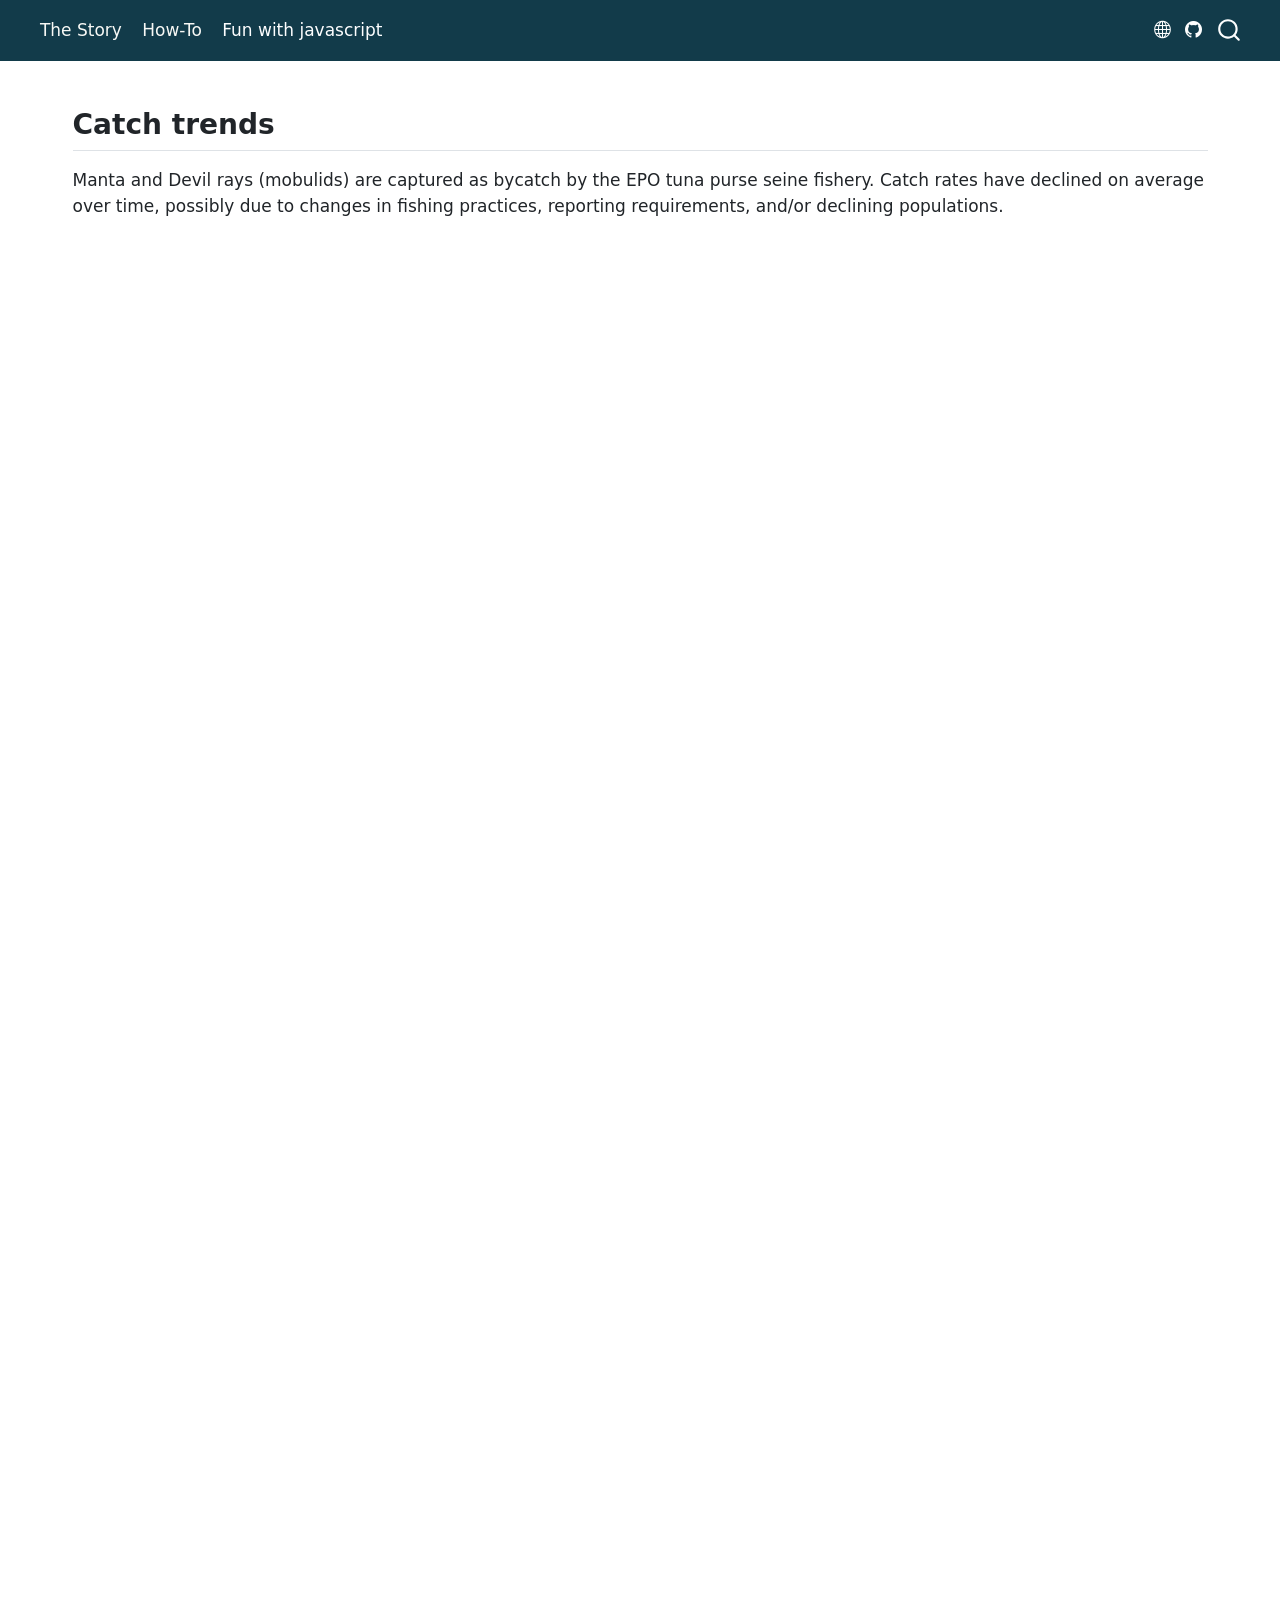
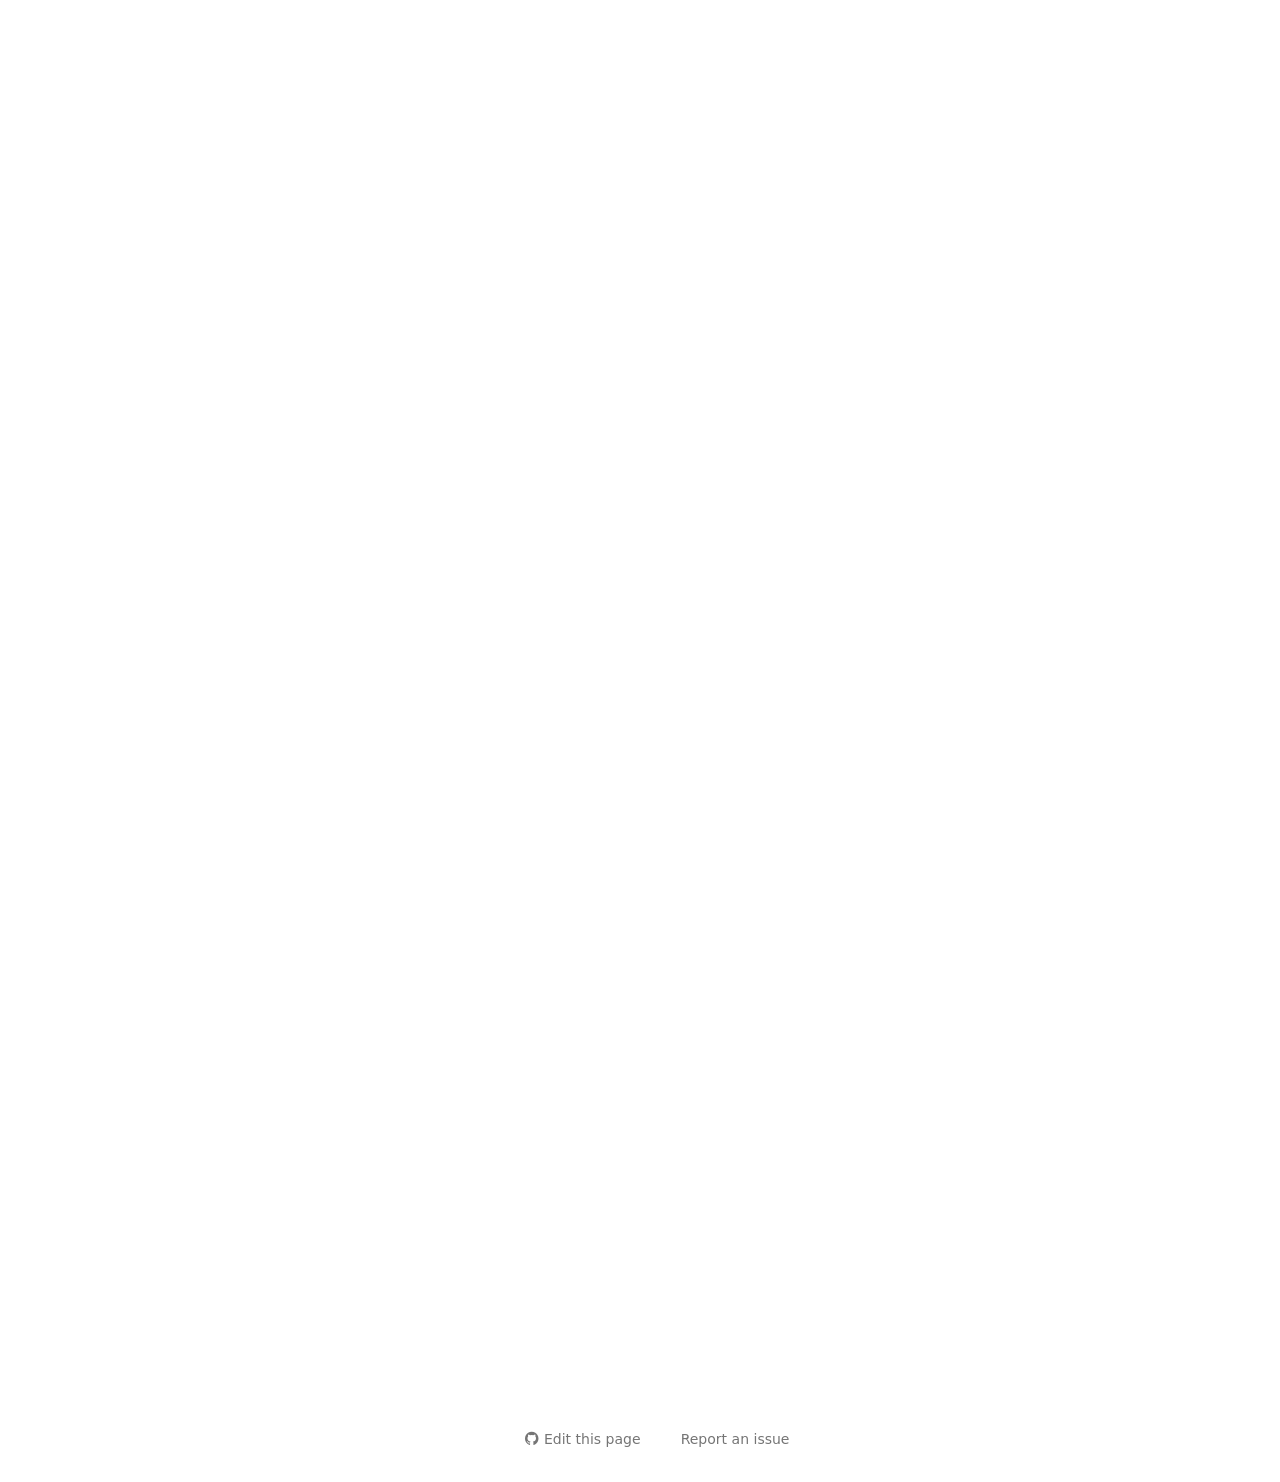
<file: content/test.html>
<!DOCTYPE html>
<html xmlns="http://www.w3.org/1999/xhtml" lang="en" xml:lang="en"><head>

<meta charset="utf-8">
<meta name="generator" content="quarto-1.11.9">

<meta name="viewport" content="width=device-width, initial-scale=1.0, user-scalable=yes">


<title>test</title>
<style>
/* Default styles provided by pandoc.
** See https://pandoc.org/MANUAL.html#variables-for-html for config info.
*/
span.smallcaps{font-variant: small-caps;}
div.columns{display: flex; gap: 1.5em;}
div.column{flex: auto;}
@media screen {
div.columns{gap: min(4vw, 1.5em);}
div.column{overflow-x: auto;}
}
div.hanging-indent{margin-left: 1.5em; text-indent: -1.5em;}
ul.task-list{list-style: none;}
ul.task-list li input[type="checkbox"] {
  width: 0.8em;
  margin: 0 0.8em 0.2em -1em; /* quarto-specific, see https://github.com/quarto-dev/quarto-cli/issues/4556 */ 
  vertical-align: middle;
}
</style>


<script src="../site_libs/quarto-nav/quarto-nav.js"></script>
<script src="../site_libs/quarto-nav/headroom.min.js"></script>
<script src="../site_libs/clipboard/clipboard.min.js"></script>
<script src="../site_libs/quarto-search/autocomplete.umd.js"></script>
<script src="../site_libs/quarto-search/fuse.min.js"></script>
<script src="../site_libs/quarto-search/quarto-search.js"></script>
<meta name="quarto:offset" content="../">
<script src="../site_libs/quarto-html/quarto.js" type="module"></script>
<script src="../site_libs/quarto-html/tabsets/tabsets.js" type="module"></script>
<script src="../site_libs/quarto-html/scrollable-regions/scrollable-regions.js" type="module"></script>
<script src="../site_libs/quarto-html/popper.min.js"></script>
<script src="../site_libs/quarto-html/tippy.umd.min.js"></script>
<script src="../site_libs/quarto-html/anchor.min.js"></script>
<link href="../site_libs/quarto-html/tippy.css" rel="stylesheet">
<link href="../site_libs/quarto-html/quarto-syntax-highlighting-63b5708e65d6cd79cd7618c58d0c21e7.css" rel="stylesheet" id="quarto-text-highlighting-styles">
<script src="../site_libs/bootstrap/bootstrap.min.js"></script>
<link href="../site_libs/bootstrap/bootstrap-icons.css" rel="stylesheet">
<link href="../site_libs/bootstrap/bootstrap-478c5b95a3410a8cde025975eae1147f.min.css" rel="stylesheet" append-hash="true" id="quarto-bootstrap" data-mode="light">
<script id="quarto-search-options" type="application/json">{
  "location": "navbar",
  "copy-button": false,
  "collapse-after": 3,
  "panel-placement": "end",
  "type": "overlay",
  "limit": 50,
  "keyboard-shortcut": [
    "f",
    "/",
    "s"
  ],
  "show-item-context": false,
  "language": {
    "search-no-results-text": "No results",
    "search-matching-documents-text": "matching documents",
    "search-copy-link-title": "Copy link to search",
    "search-hide-matches-text": "Hide additional matches",
    "search-more-match-text": "more match in this document",
    "search-more-matches-text": "more matches in this document",
    "search-clear-button-title": "Clear",
    "search-text-placeholder": "",
    "search-detached-cancel-button-title": "Cancel",
    "search-submit-button-title": "Submit",
    "search-label": "Search"
  }
}</script>
<script src="https://d3js.org/d3.v7.min.js"></script>


<link rel="stylesheet" href="../assets/custom.css">
</head>

<body class="nav-fixed quarto-light"><a id="quarto-skip-link" class="visually-hidden-focusable" href="#quarto-document-content">Skip to main content</a>

<div id="quarto-search-results"></div>
  <header id="quarto-header" class="headroom fixed-top">
    <nav class="navbar navbar-expand-lg " data-bs-theme="dark" aria-label="Site">
      <div class="navbar-container container-fluid">
          <button class="navbar-toggler" type="button" data-bs-toggle="collapse" data-bs-target="#navbarCollapse" aria-controls="navbarCollapse" aria-expanded="false" aria-label="Toggle navigation" onclick="if (window.quartoToggleHeadroom) { window.quartoToggleHeadroom(); }">
  <span class="navbar-toggler-icon"></span>
</button>
          <div class="collapse navbar-collapse" id="navbarCollapse">
            <ul class="navbar-nav navbar-nav-scroll me-auto">
  <li class="nav-item">
    <a class="nav-link" href="../index.html"> 
<span class="menu-text">The Story</span></a>
  </li>  
  <li class="nav-item">
    <a class="nav-link" href="../content/About.html"> 
<span class="menu-text">How-To</span></a>
  </li>  
  <li class="nav-item">
    <a class="nav-link active" href="../content/test.html" aria-current="page"> 
<span class="menu-text">Fun with javascript</span></a>
  </li>  
</ul>
          </div> <!-- /navcollapse -->
            <div class="quarto-navbar-tools">
    <a href="https://isabellagarfield.github.io/SciCom_project/" title="Who Drives Bycatch?" class="quarto-navigation-tool px-1" aria-label="Who Drives Bycatch?"><i class="bi bi-globe"></i></a>
    <a href="https://github.com/IsabellaGarfield/SciCom_project" title="Github repository" class="quarto-navigation-tool px-1" aria-label="Github repository"><i class="bi bi-github"></i></a>
</div>
            <div id="quarto-search" class="" title="Search"></div>
      </div> <!-- /container-fluid -->
    </nav>
</header>
<!-- content -->
<div id="quarto-content" class="quarto-container page-columns page-rows-contents page-layout-full page-navbar">
<!-- sidebar -->
<!-- margin-sidebar -->
    
<!-- main -->
<main class="content column-page" id="quarto-document-content" tabindex="-1"><header id="title-block-header" class="quarto-title-block"></header>




<section id="catch-trends" class="level2">
<h2 class="anchored" data-anchor-id="catch-trends">Catch trends</h2>
<p>Manta and Devil rays (mobulids) are captured as bycatch by the EPO tuna purse seine fishery. Catch rates have declined on average over time, possibly due to changes in fishing practices, reporting requirements, and/or declining populations.</p>
<section id="mobulid-scroll-story">
  <div id="mobulid-scroll-chart">
    <svg id="mobulid-svg" viewbox="0 0 800 500"></svg>
  </div>
</section>
<script>
  const chartData =  {"mobulids":[{"Year":2005,"mob_sets":460},{"Year":2006,"mob_sets":703},{"Year":2007,"mob_sets":479},{"Year":2008,"mob_sets":373},{"Year":2009,"mob_sets":361},{"Year":2010,"mob_sets":500},{"Year":2011,"mob_sets":303},{"Year":2012,"mob_sets":295},{"Year":2013,"mob_sets":300},{"Year":2014,"mob_sets":219},{"Year":2015,"mob_sets":322},{"Year":2016,"mob_sets":296},{"Year":2017,"mob_sets":292},{"Year":2018,"mob_sets":276},{"Year":2019,"mob_sets":371},{"Year":2020,"mob_sets":247},{"Year":2021,"mob_sets":271},{"Year":2022,"mob_sets":285},{"Year":2023,"mob_sets":314},{"Year":2024,"mob_sets":641},{"Year":2025,"mob_sets":153}],"sets":[{"Year":2005,"NOA":5968,"OBJ":3895,"DEL":8393,"mob_sets":460},{"Year":2006,"NOA":6767,"OBJ":5305,"DEL":6224,"mob_sets":703},{"Year":2007,"NOA":5224,"OBJ":4182,"DEL":6104,"mob_sets":479},{"Year":2008,"NOA":4992,"OBJ":4722,"DEL":5641,"mob_sets":373},{"Year":2009,"NOA":3905,"OBJ":4836,"DEL":8919,"mob_sets":361},{"Year":2010,"NOA":3737,"OBJ":4273,"DEL":10766,"mob_sets":500},{"Year":2011,"NOA":5017,"OBJ":5375,"DEL":8336,"mob_sets":303},{"Year":2012,"NOA":4640,"OBJ":5924,"DEL":7807,"mob_sets":295},{"Year":2013,"NOA":4079,"OBJ":6330,"DEL":9199,"mob_sets":300},{"Year":2014,"NOA":3085,"OBJ":7000,"DEL":9401,"mob_sets":219},{"Year":2015,"NOA":4571,"OBJ":7143,"DEL":8445,"mob_sets":322},{"Year":2016,"NOA":3878,"OBJ":6766,"DEL":10150,"mob_sets":296},{"Year":2017,"NOA":4582,"OBJ":7223,"DEL":7035,"mob_sets":292},{"Year":2018,"NOA":3801,"OBJ":8257,"DEL":7209,"mob_sets":276},{"Year":2019,"NOA":4481,"OBJ":7032,"DEL":7435,"mob_sets":371},{"Year":2020,"NOA":4304,"OBJ":5889,"DEL":7513,"mob_sets":247},{"Year":2021,"NOA":4764,"OBJ":8458,"DEL":7779,"mob_sets":271},{"Year":2022,"NOA":3241,"OBJ":11137,"DEL":7381,"mob_sets":285},{"Year":2023,"NOA":2923,"OBJ":10984,"DEL":7674,"mob_sets":314},{"Year":2024,"NOA":6331,"OBJ":9880,"DEL":8462,"mob_sets":641},{"Year":2025,"NOA":2002,"OBJ":5799,"DEL":4900,"mob_sets":153}]} ;
  </script>
<script>

// ============================================================
// 1. DATA AND SVG SETUP
// ============================================================

// Access datasets prepared in R
const mobulidData = chartData.mobulids;
const setData = chartData.sets;

// CHANGE THIS to match your mobulid count column
const mobulidCountColumn = "mob_sets";

const svg = d3.select("#mobulid-svg");
const story = document.getElementById("mobulid-scroll-story");
const container = d3.select("#mobulid-scroll-chart");

// Chart dimensions
const width = 800;
const height = 500;

const margin = {
  top: 40,
  right: 115,  // Increased spacing for right y-axis labels
  bottom: 100,
  left: 80
};

const bottom = height - margin.bottom;
const right = width - margin.right;
const plotHeight = bottom - margin.top;

// Line and axis colors
const mobColor = "#2F6F7E";
const setColor = "#C17A32";

// Set-type line styles
const setTypes = ["NOA", "OBJ", "DEL"];

const setStyles = {
  NOA: null,       // Solid
  OBJ: "9 5",      // Dashed
  DEL: "2 5"       // Dotted
};

// Sort both datasets chronologically
mobulidData.sort((a, b) => +a.Year - +b.Year);
setData.sort((a, b) => +a.Year - +b.Year);


// ============================================================
// 2. SCALES
// ============================================================

// Shared x-axis
const allYears = [
  ...mobulidData.map(d => +d.Year),
  ...setData.map(d => +d.Year)
];

const xScale = d3.scaleLinear()
  .domain(d3.extent(allYears))
  .range([margin.left, right]);

// Left y-axis: sets with mobulid captures
const mobMax = d3.max(
  mobulidData,
  d => +d[mobulidCountColumn]
) || 1;

const yScaleLeft = d3.scaleLinear()
  .domain([0, mobMax])
  .nice()
  .range([bottom, margin.top]);

// Right y-axis: total fishing sets
const setMax = d3.max(setData, d =>
  d3.max(setTypes, type => +d[type] || 0)
) || 1;

const yScaleRight = d3.scaleLinear()
  .domain([0, setMax])
  .nice()
  .range([bottom - 5, margin.top + 5]);

// Figure title
const chartTitle = svg.append("text")
  .attr("class", "chart-title")
  .attr("x", (margin.left + right) / 2)
  .attr("y", 20)
  .attr("text-anchor", "middle")
  .style("font-size", "20px")
  .style("font-weight", "bold")
  .style("fill", "#2F6F7E")
  .text("Mobulid bycatch events over time");

// ============================================================
// 3. AXES AND LABELS
// ============================================================

// Bottom x-axis
svg.append("g")
  .attr("transform", `translate(0,${bottom})`)
  .call(d3.axisBottom(xScale).tickFormat(d3.format("d")));

// Left y-axis
const leftAxis = svg.append("g")
  .attr("transform", `translate(${margin.left},0)`)
  .call(d3.axisLeft(yScaleLeft));

leftAxis.selectAll("path, line")
  .attr("stroke", mobColor);

leftAxis.selectAll("text")
  .attr("fill", mobColor);

// Right y-axis clipping mask
// Allows the axis to grow upward from the bottom
const axisReveal = svg.append("defs")
  .append("clipPath")
  .attr("id", "axis-reveal-clip")
  .attr("clipPathUnits", "userSpaceOnUse")
  .append("rect")
  .attr("x", 0)
  .attr("y", bottom)
  .attr("width", 100)
  .attr("height", 0);

// Right y-axis
const rightAxis = svg.append("g")
  .attr("transform", `translate(${right},0)`)
  .attr("clip-path", "url(#axis-reveal-clip)")
  .call(d3.axisRight(yScaleRight));

rightAxis.selectAll("path, line")
  .attr("stroke", setColor);

rightAxis.selectAll("text")
  .attr("fill", setColor);

// X-axis label
svg.append("text")
  .attr("x", width / 2)
  .attr("y", height - 65)
  .attr("text-anchor", "middle")
  .text("Year");

// Left y-axis label
svg.append("text")
  .attr("transform", "rotate(-90)")
  .attr("x", -(height / 2))
  .attr("y", 22)
  .attr("text-anchor", "middle")
  .attr("fill", mobColor)
  .text("Sets with bycatch");

// Right y-axis label
const rightLabel = svg.append("text")
  .attr("transform", "rotate(90)")
  .attr("x", height / 2)
  .attr("y", -width + 15)
  .attr("text-anchor", "middle")
  .attr("fill", setColor)
  .attr("opacity", 0)
  .text("Total sets");


// ============================================================
// 4. MOBULID SET LINE
// ============================================================

const mobulidLine = d3.line()
  .x(d => xScale(+d.Year))
  .y(d => yScaleLeft(+d[mobulidCountColumn]));

const mobPath = svg.append("path")
  .datum(mobulidData)
  .attr("d", mobulidLine)
  .attr("fill", "none")
  .attr("stroke", mobColor)
  .attr("stroke-width", 3);

// Measure line length for scroll animation
const mobLength = mobPath.node().getTotalLength();

// Hide line until scrolling begins
mobPath
  .attr("stroke-dasharray", mobLength)
  .attr("stroke-dashoffset", mobLength);


// ============================================================
// 5. SET-TYPE LINES
// ============================================================

// Line generator using right y-axis
const setLine = d3.line()
  .x(d => xScale(+d.Year))
  .y(d => yScaleRight(+d.value));

// Store line paths and their clipping masks
const setPaths = setTypes.map((type, i) => {

  // Reshape data for D3
  const values = setData.map(d => ({
    Year: d.Year,
    value: +d[type] || 0
  }));

  // Create individual clipping mask
  const clipId = `set-clip-${i}`;

  const reveal = svg.append("defs")
    .append("clipPath")
    .attr("id", clipId)
    .attr("clipPathUnits", "userSpaceOnUse")
    .append("rect")
    .attr("x", margin.left)
    .attr("y", margin.top)
    .attr("width", 0)
    .attr("height", plotHeight);

  // Draw set-type line
  const path = svg.append("path")
    .datum(values)
    .attr("d", setLine)
    .attr("fill", "none")
    .attr("stroke", setColor)
    .attr("stroke-width", 2.5)
    .attr("stroke-dasharray", setStyles[type] || "none")
    .attr("stroke-linecap", "round")
    .attr("clip-path", `url(#${clipId})`);

  return { type, path, reveal, clipId };
});



// ============================================================
// 6. INTERACTIVE TOOLTIPS + HOVER HIGHLIGHT
// ============================================================

// Add descriptions and image paths here
const setInfo = {
  NOA: {
    title: "Non-Associated Sets",
    description: "Sets made on free-swimming schools of tuna. Fishers commonly use tools such as bird radar to find feeding frenzies of tuna."
  },
  OBJ: {
    title: "Object Sets",
    description: "Sets made on tuna associated floating objects. The use of floating objects have become more popular in high seas fisheries due to the ease in attracting fish."
  },
  DEL: {
    title: "Dolphin Sets",
    description: "The eastern Pacific ocean is the only region in the world where tuna and dolphin co-associate. Fishers in the region have learned to catch dolphin pods in order to catch the tuna associated with them."
  }
};

// Create tooltip using fixed positioning
const tooltip = container.append("div")
  .attr("class", "set-tooltip")
  .style("position", "fixed")
  .style("opacity", 0)
  .style("pointer-events", "none");

// Add wider invisible paths to make hovering easier
setPaths.forEach(({ type, path, clipId }) => {

  const hitPath = svg.append("path")
    .datum(path.datum())
    .attr("d", setLine)
    .attr("fill", "none")
    .attr("stroke", "transparent")
    .attr("stroke-width", 16)
    .attr("pointer-events", "stroke")
    .attr("clip-path", `url(#${clipId})`);

  hitPath
    .on("pointerenter", () => {

      // Fade the other two set-type lines
      setPaths.forEach(({ type: otherType, path: otherPath }) => {

        otherPath
          .transition()
          .duration(200)
          .style("opacity", otherType === type ? 1 : 0.2);

      });

      // Show tooltip
      const info = setInfo[type];

      tooltip
        .html(`
          <h3>${info.title}</h3>
          <p>${info.description}</p>
        `)
        .style("opacity", 1);

    })
    .on("pointermove", event => {

      tooltip
        .style("left", `${event.clientX + 12}px`)
        .style("top", `${event.clientY + 12}px`);

    })
    .on("pointerleave", () => {

      // Restore all three lines
      setPaths.forEach(({ path }) => {

        path
          .transition()
          .duration(200)
          .style("opacity", 1);

      });

      tooltip.style("opacity", 0);

    });

});

// ============================================================
// 7. FINAL FIGURE LEGEND
// ============================================================

// Legend appears only after all lines finish drawing
const legend = svg.append("g")
  .attr("transform", "translate(120,470)")
  .attr("opacity", 0);

// Mobulid legend entry
const mobLegend = legend.append("g")
  .attr("transform", "translate(0,0)");

mobLegend.append("line")
  .attr("x1", 0)
  .attr("x2", 30)
  .attr("y1", 0)
  .attr("y2", 0)
  .attr("stroke", mobColor)
  .attr("stroke-width", 3);

mobLegend.append("text")
  .attr("x", 38)
  .attr("y", 5)
  .text("Mobulid captures");

// Set-type legend entries
setTypes.forEach((type, i) => {

  const item = legend.append("g")
    .attr("transform", `translate(${220 + i * 125},0)`);

  item.append("line")
    .attr("x1", 0)
    .attr("x2", 30)
    .attr("y1", 0)
    .attr("y2", 0)
    .attr("stroke", setColor)
    .attr("stroke-width", 2.5)
    .attr("stroke-dasharray", setStyles[type] || "none");

  item.append("text")
    .attr("x", 38)
    .attr("y", 5)
    .text(type);

});


// ============================================================
// 8. TWO-STAGE SCROLL ANIMATION
// ============================================================

function updateChart() {

  const stickyHeight = container.node().getBoundingClientRect().height;
  const stickyTop = window.innerHeight * 0.1;

  // Find the start and end of the sticky scroll section
  const sectionTop = story.getBoundingClientRect().top + window.scrollY;

  const start = sectionTop - stickyTop;
  const end = sectionTop + story.offsetHeight - stickyHeight - stickyTop;

  // Overall scroll progress: 0 to 1
  let progress = (window.scrollY - start) / (end - start);

  progress = Math.max(0, Math.min(1, progress));


  // ----------------------------------------------------------
  // STAGE 1: Mobulid line (first 50% of scrolling)
  // ----------------------------------------------------------

  const mobProgress = Math.min(progress / 0.5, 1);

  mobPath.attr(
    "stroke-dashoffset",
    mobLength * (1 - mobProgress)
  );


  // ----------------------------------------------------------
  // STAGE 2: Fishing effort (second 50% of scrolling)
  // ----------------------------------------------------------

  const secondProgress = Math.max(
    0,
    Math.min(1, (progress - 0.5) / 0.5)
  );

  // First 15%: reveal right y-axis from bottom upward
  const axisProgress = Math.min(secondProgress / 0.15, 1);

  axisReveal
    .attr("y", bottom - plotHeight * axisProgress)
    .attr("height", plotHeight * axisProgress);

  rightLabel.attr("opacity", axisProgress);

// Change title as the second y-axis appears
chartTitle
  .text(
    axisProgress > 0
      ? "Changes in fishing methodologies used by the fleet"
      : "Manta and devil ray bycatch events in the Eastern Pacific Ocean"
  )
  .style("fill", axisProgress > 0 ? "#C17A32" : "#2F6F7E");

  // Remaining 85%: reveal NOA, OBJ, and DEL lines
  const setProgress = Math.max(
    0,
    Math.min(1, (secondProgress - 0.15) / 0.85)
  );

  setPaths.forEach(({ reveal }) => {
    reveal.attr(
      "width",
      (right - margin.left) * setProgress
    );
  });


  // Final 8%: reveal legend
  const legendProgress = Math.max(
    0,
    Math.min(1, (setProgress - 0.92) / 0.08)
  );

  legend.attr("opacity", legendProgress);

}


// Listen for scrolling and resizing
window.addEventListener("scroll", updateChart, { passive: true });
window.addEventListener("resize", updateChart);

// Set correct initial appearance
updateChart();


</script>


</section>

</main> <!-- /main -->
<script id="quarto-html-after-body" type="application/javascript">
  window.document.addEventListener("DOMContentLoaded", function (event) {
    const icon = "";
    const anchorJS = new window.AnchorJS();
    anchorJS.options = {
      placement: 'right',
      icon: icon
    };
    anchorJS.add('.anchored');
    const isCodeAnnotation = (el) => {
      for (const clz of el.classList) {
        if (clz.startsWith('code-annotation-')) {                     
          return true;
        }
      }
      return false;
    }
    const onCopySuccess = function(e) {
      // button target
      const button = e.trigger;
      // don't keep focus
      button.blur();
      // flash "checked"
      button.classList.add('code-copy-button-checked');
      var currentTitle = button.getAttribute("title");
      button.setAttribute("title", "Copied!");
      let tooltip;
      if (window.bootstrap) {
        button.setAttribute("data-bs-toggle", "tooltip");
        button.setAttribute("data-bs-placement", "left");
        button.setAttribute("data-bs-title", "Copied!");
        tooltip = new bootstrap.Tooltip(button, 
          { trigger: "manual", 
            customClass: "code-copy-button-tooltip",
            offset: [0, -8]});
        tooltip.show();    
      }
      setTimeout(function() {
        if (tooltip) {
          tooltip.hide();
          button.removeAttribute("data-bs-title");
          button.removeAttribute("data-bs-toggle");
          button.removeAttribute("data-bs-placement");
        }
        button.setAttribute("title", currentTitle);
        button.classList.remove('code-copy-button-checked');
      }, 1000);
      // clear code selection
      e.clearSelection();
    }
    const getTextToCopy = function(trigger) {
      const outerScaffold = trigger.parentElement.cloneNode(true);
      const codeEl = outerScaffold.querySelector('code');
      for (const childEl of codeEl.children) {
        if (isCodeAnnotation(childEl)) {
          childEl.remove();
        }
      }
      return codeEl.innerText;
    }
    const clipboard = new window.ClipboardJS('.code-copy-button:not([data-in-quarto-modal])', {
      text: getTextToCopy
    });
    clipboard.on('success', onCopySuccess);
    if (window.document.getElementById('quarto-embedded-source-code-modal')) {
      const clipboardModal = new window.ClipboardJS('.code-copy-button[data-in-quarto-modal]', {
        text: getTextToCopy,
        container: window.document.getElementById('quarto-embedded-source-code-modal')
      });
      clipboardModal.on('success', onCopySuccess);
    }
      var localhostRegex = new RegExp(/^(?:http|https):\/\/localhost\:?[0-9]*\//);
      var mailtoRegex = new RegExp(/^mailto:/);
        var filterRegex = new RegExp("https:\/\/isabellagarfield\.github\.io\/SciCom_project\/");
      var isInternal = (href) => {
          return filterRegex.test(href) || localhostRegex.test(href) || mailtoRegex.test(href);
      }
      // Inspect non-navigation links and adorn them if external
      window.quartoDecorateExternalLinks = function (root) {
     var links = (root || window.document).querySelectorAll('a[href]:not(.nav-link):not(.navbar-brand):not(.toc-action):not(.sidebar-link):not(.sidebar-item-toggle):not(.pagination-link):not(.no-external):not([aria-hidden]):not(.dropdown-item):not(.quarto-navigation-tool):not(.about-link)');
      for (var i=0; i<links.length; i++) {
        const link = links[i];
        if (!isInternal(link.href)) {
          // undo the damage that might have been done by quarto-nav.js in the case of
          // links that we want to consider external
          if (link.dataset.originalHref !== undefined) {
            link.href = link.dataset.originalHref;
          }
          if (!link.classList.contains('no-external-icon')) {
          }
        }
      }
      };
      window.quartoDecorateExternalLinks(window.document);
    // Esc closes the popup (WCAG 1.4.13) and focus leaving both trigger and
    // popup closes it (WCAG 2.4.11); tippy handles neither for interactive popups.
    const hideOnEscAndFocusOut = {
      name: 'hideOnEscAndFocusOut',
      defaultValue: true,
      fn(instance) {
        const dismiss = () => {
          // A show scheduled by the trigger delay would otherwise reopen it
          instance.clearDelayTimeouts();
          instance.hide();
        };
        const onKeyDown = (event) => {
          if (event.key !== 'Escape') {
            return;
          }
          // Keep Esc from also reaching page handlers (e.g. reveal.js overview),
          // except an open reveal.js slide menu, which Esc should close too.
          // The menu handles keys only when its keyboard option is on.
          const menuHandlesEsc = window.Reveal?.getPlugin?.('menu')?.isOpen() &&
            window.Reveal.getConfig().menu?.keyboard !== false;
          if (!menuHandlesEsc) {
            event.stopPropagation();
          }
          if (instance.popper.contains(window.document.activeElement)) {
            // Disabled while refocusing so the focus trigger does not reopen it
            instance.disable();
            instance.reference.focus();
            instance.enable();
          }
          dismiss();
        };
        const onFocusOut = (event) => {
          const target = event.relatedTarget;
          if (target && !instance.reference.contains(target) &&
              !instance.popper.contains(target)) {
            dismiss();
          }
        };
        // On the trigger too: a click trigger (code-annotations: select) has no
        // blur handling. Attached for the instance's lifetime so leaving the
        // trigger also cancels a show still pending on the trigger delay.
        instance.reference.addEventListener('focusout', onFocusOut);
        return {
          onShow() {
            window.document.addEventListener('keydown', onKeyDown, true);
            instance.popper.addEventListener('focusout', onFocusOut);
          },
          onHide() {
            window.document.removeEventListener('keydown', onKeyDown, true);
            instance.popper.removeEventListener('focusout', onFocusOut);
          },
          onDestroy() {
            instance.reference.removeEventListener('focusout', onFocusOut);
          },
        };
      },
    };
    function tippyHover(el, contentFn, onTriggerFn, onUntriggerFn) {
      const config = {
        allowHTML: true,
        maxWidth: 500,
        delay: 100,
        arrow: false,
        appendTo: function(el) {
            return el.parentElement;
        },
        interactive: true,
        interactiveBorder: 10,
        theme: 'quarto',
        placement: 'bottom-start',
        plugins: [hideOnEscAndFocusOut],
      };
      if (contentFn) {
        config.content = contentFn;
      }
      if (onTriggerFn) {
        config.onTrigger = onTriggerFn;
      }
      if (onUntriggerFn) {
        config.onUntrigger = onUntriggerFn;
      }
      window.tippy(el, config); 
    }
    const noterefs = window.document.querySelectorAll('a[role="doc-noteref"]');
    for (var i=0; i<noterefs.length; i++) {
      const ref = noterefs[i];
      tippyHover(ref, function() {
        // use id or data attribute instead here
        let href = ref.getAttribute('data-footnote-href') || ref.getAttribute('href');
        try { href = new URL(href).hash; } catch {}
        const id = href.replace(/^#\/?/, "");
        const note = window.document.getElementById(id);
        if (note) {
          return note.innerHTML;
        } else {
          return "";
        }
      });
    }
    const xrefs = window.document.querySelectorAll('a.quarto-xref');
    const processXRef = (id, note) => {
      // Strip column container classes
      const stripColumnClz = (el) => {
        el.classList.remove("page-full", "page-columns");
        if (el.children) {
          for (const child of el.children) {
            stripColumnClz(child);
          }
        }
      }
      stripColumnClz(note)
      if (id === null || id.startsWith('sec-')) {
        // Special case sections, only their first couple elements
        const container = document.createElement("div");
        if (note.children && note.children.length > 2) {
          container.appendChild(note.children[0].cloneNode(true));
          for (let i = 1; i < note.children.length; i++) {
            const child = note.children[i];
            if (child.tagName === "P" && child.innerText === "") {
              continue;
            } else {
              container.appendChild(child.cloneNode(true));
              break;
            }
          }
          if (window.Quarto?.typesetMath) {
            window.Quarto.typesetMath(container);
          }
          return container.innerHTML
        } else {
          if (window.Quarto?.typesetMath) {
            window.Quarto.typesetMath(note);
          }
          return note.innerHTML;
        }
      } else {
        // Remove any anchor links if they are present
        const anchorLink = note.querySelector('a.anchorjs-link');
        if (anchorLink) {
          anchorLink.remove();
        }
        if (window.Quarto?.typesetMath) {
          window.Quarto.typesetMath(note);
        }
        if (note.classList.contains("callout")) {
          return note.outerHTML;
        } else {
          return note.innerHTML;
        }
      }
    }
    for (var i=0; i<xrefs.length; i++) {
      const xref = xrefs[i];
      tippyHover(xref, undefined, function(instance) {
        instance.disable();
        let url = xref.getAttribute('href');
        let hash = undefined; 
        if (url.startsWith('#')) {
          hash = url;
        } else {
          try { hash = new URL(url).hash; } catch {}
        }
        if (hash) {
          const id = hash.replace(/^#\/?/, "");
          const note = window.document.getElementById(id);
          if (note !== null) {
            try {
              const html = processXRef(id, note.cloneNode(true));
              instance.setContent(html);
            } finally {
              instance.enable();
              instance.show();
            }
          } else {
            // See if we can fetch this
            fetch(url.split('#')[0])
            .then(res => res.text())
            .then(html => {
              const parser = new DOMParser();
              const htmlDoc = parser.parseFromString(html, "text/html");
              const note = htmlDoc.getElementById(id);
              if (note !== null) {
                const html = processXRef(id, note);
                instance.setContent(html);
              } 
            }).finally(() => {
              instance.enable();
              instance.show();
            });
          }
        } else {
          // See if we can fetch a full url (with no hash to target)
          // This is a special case and we should probably do some content thinning / targeting
          fetch(url)
          .then(res => res.text())
          .then(html => {
            const parser = new DOMParser();
            const htmlDoc = parser.parseFromString(html, "text/html");
            const note = htmlDoc.querySelector('main.content');
            if (note !== null) {
              // This should only happen for chapter cross references
              // (since there is no id in the URL)
              // remove the first header
              if (note.children.length > 0 && note.children[0].tagName === "HEADER") {
                note.children[0].remove();
              }
              const html = processXRef(null, note);
              instance.setContent(html);
            } 
          }).finally(() => {
            instance.enable();
            instance.show();
          });
        }
      }, function(instance) {
      });
    }
        let selectedAnnoteEl;
        const selectorForAnnotation = ( cell, annotation) => {
          let cellAttr = 'data-code-cell="' + cell + '"';
          let lineAttr = 'data-code-annotation="' +  annotation + '"';
          const selector = 'span[' + cellAttr + '][' + lineAttr + ']';
          return selector;
        }
        const selectCodeLines = (annoteEl) => {
          const doc = window.document;
          const targetCell = annoteEl.getAttribute("data-target-cell");
          const targetAnnotation = annoteEl.getAttribute("data-target-annotation");
          const annoteSpan = window.document.querySelector(selectorForAnnotation(targetCell, targetAnnotation));
          const lines = annoteSpan.getAttribute("data-code-lines").split(",");
          const lineIds = lines.map((line) => {
            return targetCell + "-" + line;
          })
          // Each band is positioned against its own containing block, which is
          // not the offsetParent of the lines, so place it from client rects.
          const placeBand = (band, firstEl, lastEl, codeBlock) => {
            const container = band.offsetParent;
            if (container === null) {
              return;
            }
            const containerRect = container.getBoundingClientRect();
            // Reveal.js scales slides with a transform, so convert client
            // pixels back to the CSS pixels of the container.
            const scale = containerRect.height / container.offsetHeight || 1;
            const firstRect = firstEl.getBoundingClientRect();
            const lastRect = lastEl.getBoundingClientRect();
            const top = (firstRect.top - containerRect.top) / scale - container.clientTop + container.scrollTop;
            const height = (lastRect.bottom - firstRect.top) / scale;
            band.style.top = top - 2 + "px";
            band.style.height = height + 4 + "px";
            if (codeBlock) {
              // Without the copy button wrapper, the containing block is wider
              // than the code block, so span the code block explicitly.
              const blockRect = codeBlock.getBoundingClientRect();
              band.style.left = (blockRect.left - containerRect.left) / scale - container.clientLeft + container.scrollLeft + "px";
              band.style.width = blockRect.width / scale + "px";
            }
          };
          if (lineIds.length > 0) {
            const el = window.document.getElementById(lineIds[0]);
            const lastEl = window.document.getElementById(lineIds[lineIds.length - 1]);
            const parent = el.parentElement.parentElement;
            // cook up a div (if necessary) and position it
            let div = window.document.getElementById("code-annotation-line-highlight");
            if (div === null) {
              div = window.document.createElement("div");
              div.setAttribute("id", "code-annotation-line-highlight");
              div.style.position = 'absolute';
              parent.appendChild(div);
            }
            placeBand(div, el, lastEl, parent.closest("div.sourceCode") || parent);
            let gutterDiv = window.document.getElementById("code-annotation-line-highlight-gutter");
            if (gutterDiv === null) {
              gutterDiv = window.document.createElement("div");
              gutterDiv.setAttribute("id", "code-annotation-line-highlight-gutter");
              gutterDiv.style.position = 'absolute';
              const codeCell = window.document.getElementById(targetCell);
              const gutter = codeCell.querySelector('.code-annotation-gutter');
              gutter.appendChild(gutterDiv);
            }
            placeBand(gutterDiv, el, lastEl);
            selectedAnnoteEl = annoteEl;
          }
        };
        const unselectCodeLines = () => {
          const elementsIds = ["code-annotation-line-highlight", "code-annotation-line-highlight-gutter"];
          elementsIds.forEach((elId) => {
            const div = window.document.getElementById(elId);
            if (div) {
              div.remove();
            }
          });
          selectedAnnoteEl = undefined;
        };
          // Handle positioning of the toggle
      window.addEventListener(
        "resize",
        throttle(() => {
          elRect = undefined;
          if (selectedAnnoteEl) {
            selectCodeLines(selectedAnnoteEl);
          }
        }, 10)
      );
      function throttle(fn, ms) {
      let throttle = false;
      let timer;
        return (...args) => {
          if(!throttle) { // first call gets through
              fn.apply(this, args);
              throttle = true;
          } else { // all the others get throttled
              if(timer) clearTimeout(timer); // cancel #2
              timer = setTimeout(() => {
                fn.apply(this, args);
                timer = throttle = false;
              }, ms);
          }
        };
      }
        // Attach click handler to the DT
        const annoteDls = window.document.querySelectorAll('dt[data-target-cell]');
        for (const annoteDlNode of annoteDls) {
          annoteDlNode.addEventListener('click', (event) => {
            const clickedEl = event.target;
            if (clickedEl !== selectedAnnoteEl) {
              unselectCodeLines();
              const activeEl = window.document.querySelector('dt[data-target-cell].code-annotation-active');
              if (activeEl) {
                activeEl.classList.remove('code-annotation-active');
              }
              selectCodeLines(clickedEl);
              clickedEl.classList.add('code-annotation-active');
            } else {
              // Unselect the line
              unselectCodeLines();
              clickedEl.classList.remove('code-annotation-active');
            }
          });
        }
    const findCites = (el) => {
      const parentEl = el.parentElement;
      if (parentEl) {
        const cites = parentEl.dataset.cites;
        if (cites) {
          return {
            el,
            cites: cites.split(' ')
          };
        } else {
          return findCites(el.parentElement)
        }
      } else {
        return undefined;
      }
    };
    var bibliorefs = window.document.querySelectorAll('a[role="doc-biblioref"]');
    for (var i=0; i<bibliorefs.length; i++) {
      const ref = bibliorefs[i];
      const citeInfo = findCites(ref);
      if (citeInfo) {
        tippyHover(citeInfo.el, function() {
          var popup = window.document.createElement('div');
          citeInfo.cites.forEach(function(cite) {
            var citeDiv = window.document.createElement('div');
            citeDiv.classList.add('hanging-indent');
            citeDiv.classList.add('csl-entry');
            var biblioDiv = window.document.getElementById('ref-' + cite);
            if (biblioDiv) {
              citeDiv.innerHTML = biblioDiv.innerHTML;
            }
            popup.appendChild(citeDiv);
          });
          return popup.innerHTML;
        });
      }
    }
  });
  </script>
  <script type="application/javascript">
  window.quartoScrollableRegionsLabels = {"code":"Scrollable code","output":"Scrollable output"};
  </script>
</div> <!-- /content -->




<footer class="footer"><div class="nav-footer"><div class="nav-footer-center"><div class="toc-actions"><ul><li><a href="https://github.com/IsabellaGarfield/SciCom_project/edit/main/content/test.qmd" class="toc-action"><i class="bi bi-github"></i>Edit this page</a></li><li><a href="https://github.com/IsabellaGarfield/SciCom_project/issues/new" class="toc-action"><i class="bi empty"></i>Report an issue</a></li></ul></div></div></div></footer></body></html>
</file>
<file: site_libs/quarto-html/tippy.css>
.tippy-box[data-animation=fade][data-state=hidden]{opacity:0}[data-tippy-root]{max-width:calc(100vw - 10px)}.tippy-box{position:relative;background-color:#333;color:#fff;border-radius:4px;font-size:14px;line-height:1.4;white-space:normal;outline:0;transition-property:transform,visibility,opacity}.tippy-box[data-placement^=top]>.tippy-arrow{bottom:0}.tippy-box[data-placement^=top]>.tippy-arrow:before{bottom:-7px;left:0;border-width:8px 8px 0;border-top-color:initial;transform-origin:center top}.tippy-box[data-placement^=bottom]>.tippy-arrow{top:0}.tippy-box[data-placement^=bottom]>.tippy-arrow:before{top:-7px;left:0;border-width:0 8px 8px;border-bottom-color:initial;transform-origin:center bottom}.tippy-box[data-placement^=left]>.tippy-arrow{right:0}.tippy-box[data-placement^=left]>.tippy-arrow:before{border-width:8px 0 8px 8px;border-left-color:initial;right:-7px;transform-origin:center left}.tippy-box[data-placement^=right]>.tippy-arrow{left:0}.tippy-box[data-placement^=right]>.tippy-arrow:before{left:-7px;border-width:8px 8px 8px 0;border-right-color:initial;transform-origin:center right}.tippy-box[data-inertia][data-state=visible]{transition-timing-function:cubic-bezier(.54,1.5,.38,1.11)}.tippy-arrow{width:16px;height:16px;color:#333}.tippy-arrow:before{content:"";position:absolute;border-color:transparent;border-style:solid}.tippy-content{position:relative;padding:5px 9px;z-index:1}
</file>
<file: site_libs/quarto-html/quarto-syntax-highlighting-63b5708e65d6cd79cd7618c58d0c21e7.css>
/* quarto syntax highlight colors */
:root {
  --quarto-hl-ot-color: #003B4F;
  --quarto-hl-at-color: #657422;
  --quarto-hl-ss-color: #20794D;
  --quarto-hl-an-color: #5E5E5E;
  --quarto-hl-fu-color: #4758AB;
  --quarto-hl-st-color: #20794D;
  --quarto-hl-cf-color: #003B4F;
  --quarto-hl-op-color: #5E5E5E;
  --quarto-hl-er-color: #AD0000;
  --quarto-hl-bn-color: #AD0000;
  --quarto-hl-al-color: #AD0000;
  --quarto-hl-va-color: #111111;
  --quarto-hl-bu-color: inherit;
  --quarto-hl-ex-color: inherit;
  --quarto-hl-pp-color: #AD0000;
  --quarto-hl-in-color: #5E5E5E;
  --quarto-hl-vs-color: #20794D;
  --quarto-hl-wa-color: #5E5E5E;
  --quarto-hl-do-color: #5E5E5E;
  --quarto-hl-im-color: #00769E;
  --quarto-hl-ch-color: #20794D;
  --quarto-hl-dt-color: #AD0000;
  --quarto-hl-fl-color: #AD0000;
  --quarto-hl-co-color: #5E5E5E;
  --quarto-hl-cv-color: #5E5E5E;
  --quarto-hl-cn-color: #8f5902;
  --quarto-hl-sc-color: #5E5E5E;
  --quarto-hl-dv-color: #AD0000;
  --quarto-hl-kw-color: #003B4F;
}

/* other quarto variables */
:root {
  --quarto-font-monospace: SFMono-Regular, Menlo, Monaco, Consolas, "Liberation Mono", "Courier New", monospace;
}

/* syntax highlight based on Pandoc's rules */
pre > code.sourceCode > span {
  color: #003B4F;
}

code.sourceCode > span {
  color: #003B4F;
}

div.sourceCode,
div.sourceCode pre.sourceCode {
  color: #003B4F;
}

/* Normal */
code span {
  color: #003B4F;
}

/* Alert */
code span.al {
  color: #AD0000;
  font-style: inherit;
}

/* Annotation */
code span.an {
  color: #5E5E5E;
  font-style: inherit;
}

/* Attribute */
code span.at {
  color: #657422;
  font-style: inherit;
}

/* BaseN */
code span.bn {
  color: #AD0000;
  font-style: inherit;
}

/* BuiltIn */
code span.bu {
  font-style: inherit;
}

/* ControlFlow */
code span.cf {
  color: #003B4F;
  font-weight: bold;
  font-style: inherit;
}

/* Char */
code span.ch {
  color: #20794D;
  font-style: inherit;
}

/* Constant */
code span.cn {
  color: #8f5902;
  font-style: inherit;
}

/* Comment */
code span.co {
  color: #5E5E5E;
  font-style: inherit;
}

/* CommentVar */
code span.cv {
  color: #5E5E5E;
  font-style: italic;
}

/* Documentation */
code span.do {
  color: #5E5E5E;
  font-style: italic;
}

/* DataType */
code span.dt {
  color: #AD0000;
  font-style: inherit;
}

/* DecVal */
code span.dv {
  color: #AD0000;
  font-style: inherit;
}

/* Error */
code span.er {
  color: #AD0000;
  font-style: inherit;
}

/* Extension */
code span.ex {
  font-style: inherit;
}

/* Float */
code span.fl {
  color: #AD0000;
  font-style: inherit;
}

/* Function */
code span.fu {
  color: #4758AB;
  font-style: inherit;
}

/* Import */
code span.im {
  color: #00769E;
  font-style: inherit;
}

/* Information */
code span.in {
  color: #5E5E5E;
  font-style: inherit;
}

/* Keyword */
code span.kw {
  color: #003B4F;
  font-weight: bold;
  font-style: inherit;
}

/* Operator */
code span.op {
  color: #5E5E5E;
  font-style: inherit;
}

/* Other */
code span.ot {
  color: #003B4F;
  font-style: inherit;
}

/* Preprocessor */
code span.pp {
  color: #AD0000;
  font-style: inherit;
}

/* SpecialChar */
code span.sc {
  color: #5E5E5E;
  font-style: inherit;
}

/* SpecialString */
code span.ss {
  color: #20794D;
  font-style: inherit;
}

/* String */
code span.st {
  color: #20794D;
  font-style: inherit;
}

/* Variable */
code span.va {
  color: #111111;
  font-style: inherit;
}

/* VerbatimString */
code span.vs {
  color: #20794D;
  font-style: inherit;
}

/* Warning */
code span.wa {
  color: #5E5E5E;
  font-style: italic;
}

.prevent-inlining {
  content: "</";
}

/*# sourceMappingURL=054cc16b9e9817627be6994582d2ffb5.css.map */
</file>
<file: assets/custom.css>
#Page-themes
body {background-color: #F7F8F5;}

.navbar {background-color: #123B4A;}

.navbar a {color: #F7F8F5;}

a {color: #2D7180;}

#Hero

/* HERO CONTAINER */
.hero {
  position: relative;
  width: 100vw;
  height: 80vh;
  min-height: 0;
  max-height: 80vh;
  overflow: hidden;
  margin-left: calc(50% - 50vw);
}

/* BACKGROUND IMAGE */
.hero-image {
  position: absolute;
  inset: 0;
  background-image: url("../images/Silky_SOS.jpg");
  background-size: cover;
  background-position: center;
}

/* MAIN TITLE */
.hero-content h1 {
  font-size: clamp(4rem, 8vw, 8rem);
  line-height: 0.9;
  font-weight: 800;
  letter-spacing: -0.04em;
  max-width: 900px;
  margin-bottom: 1.5rem;
}

/* SUBTITLE */
.hero-content h2 {
  font-size: clamp(1.3rem, 2vw, 2rem);
  font-weight: 400;
  line-height: 1.4;
  max-width: 700px;
}


/* TEXT POSITIONING */
.hero-content {
  position: absolute;
  inset: 0;

  display: flex;
  flex-direction: column;
  justify-content: center;

  max-width: 1100px;
  margin: auto;
  padding: 4rem;
  
  color: white;
}

/* Exact replica of the .hero container from earlier, but for some reason overwriting this code at the end establishes the correct hero dimentions */
.hero {
  position: relative;
  width: 100vw;
  height: 80vh;
  min-height: 0;
  max-height: 80vh;
  overflow: hidden;
  margin-left: calc(50% - 50vw);
}

/* Remove space between the text/image columns and the map */
.tuna-description {
  margin-bottom: 0 !important;
  padding-bottom: 0 !important;
}

/* Remove space above the R code cell */
.tuna-description + div.cell {
  margin-top: 0 !important;
  padding-top: 0 !important;
}

/* Remove space above the interactive plot output */
.tuna-description + div.cell .cell-output {
  margin-top: 0 !important;
  padding-top: 0 !important;
}

#mobulid-scroll-story {
  position: relative;
  min-height: 300vh;
}

#mobulid-scroll-chart {
  position: sticky;
  top: 10vh;
  height: 80vh;
  width: 100%;
  display: flex;
  align-items: center;
  justify-content: center;
}

#mobulid-svg {
  width: min(100%, 1000px);
  height: auto;
  max-height: 80vh;
  overflow: visible;
}

.set-tooltip {
  z-index: 100;
  width: 240px;
  padding: 12px;
  background: white;
  border: 1px solid #ccc;
  border-radius: 6px;
  box-shadow: 0 2px 8px rgba(0,0,0,0.15);
}
</file>
